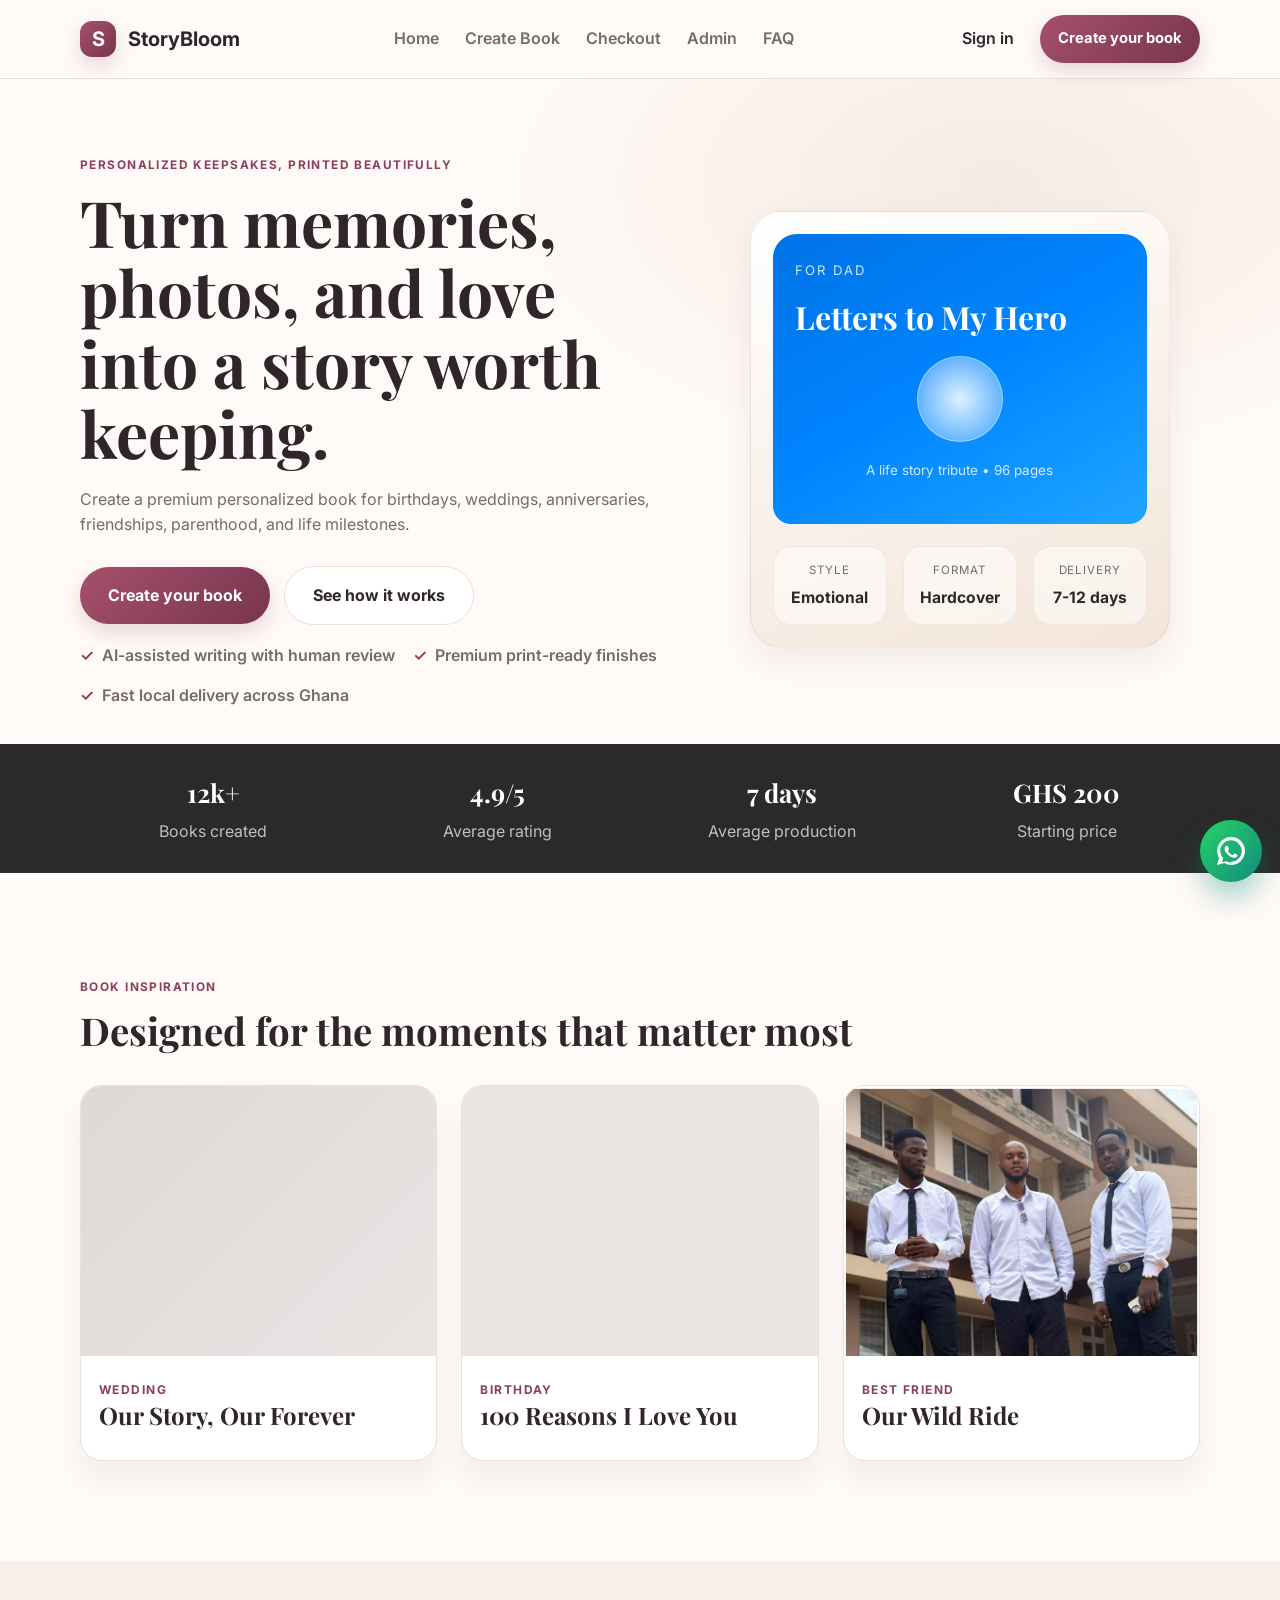
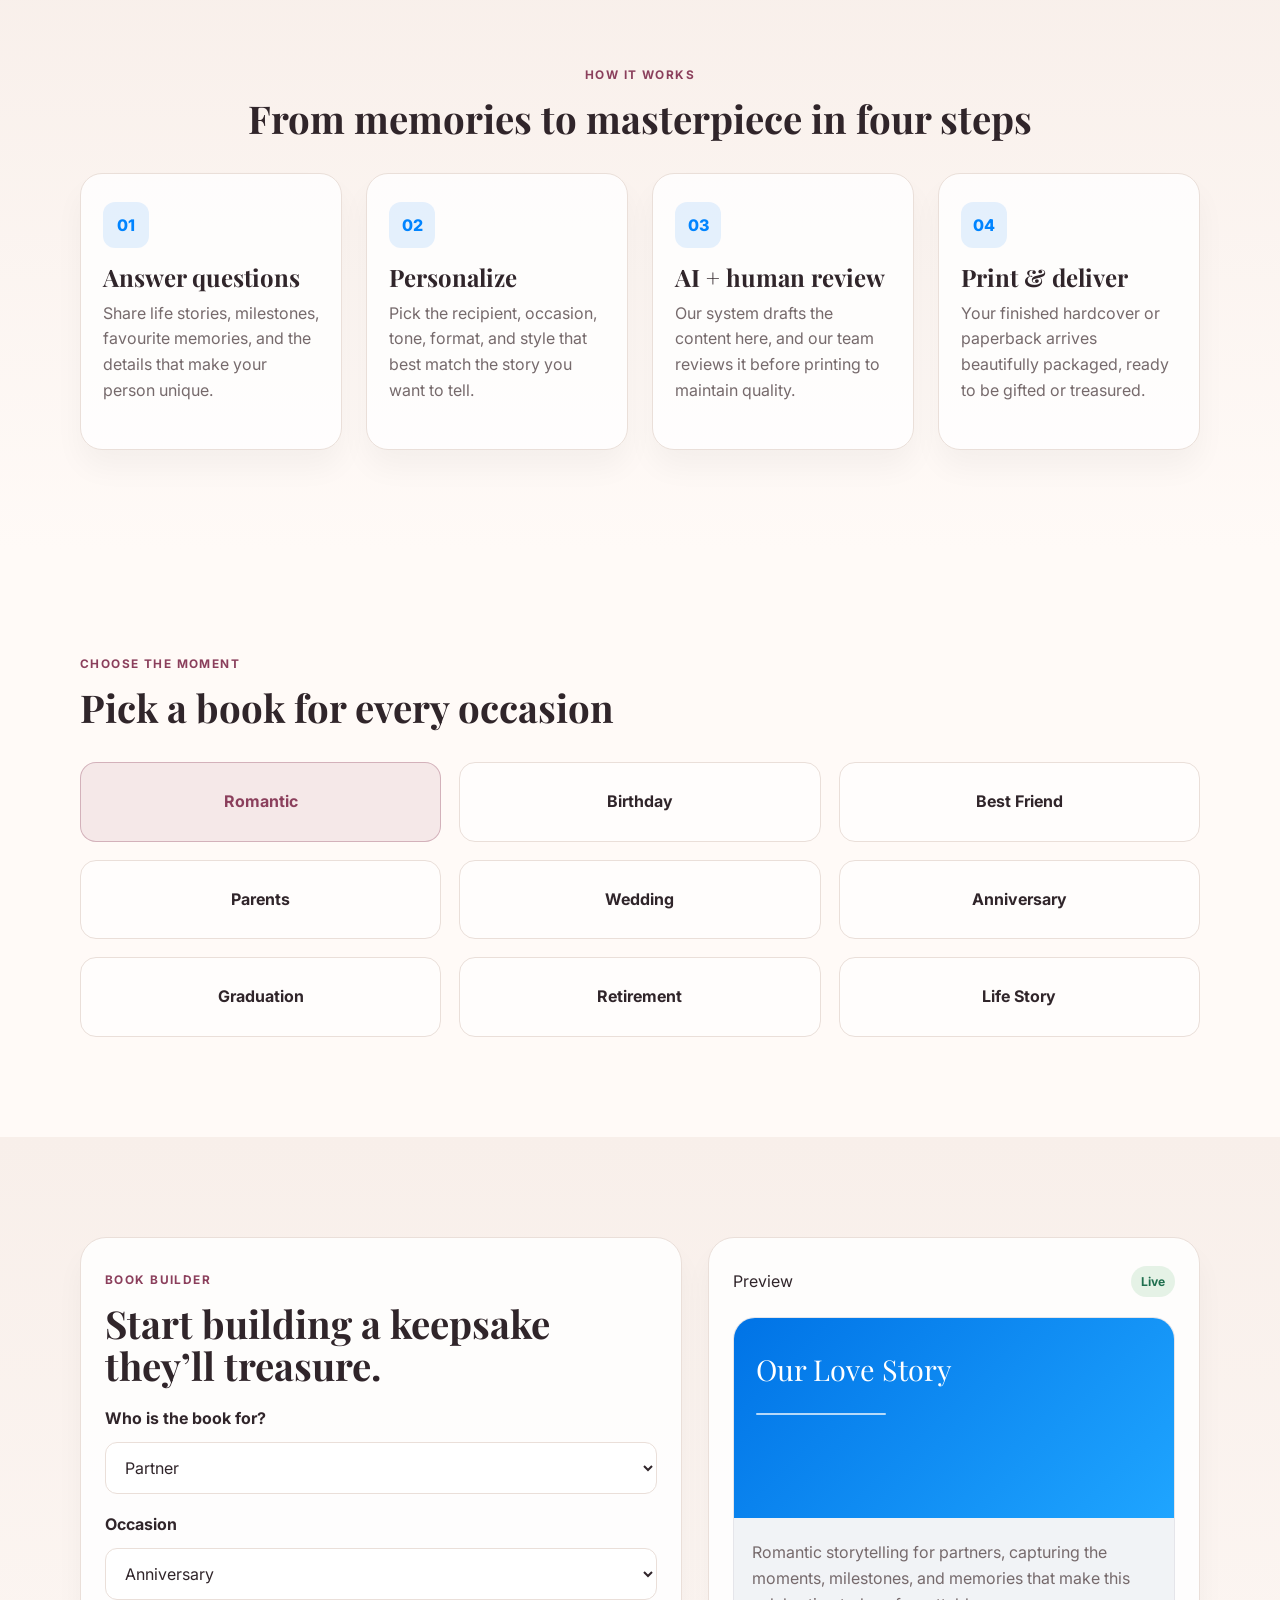
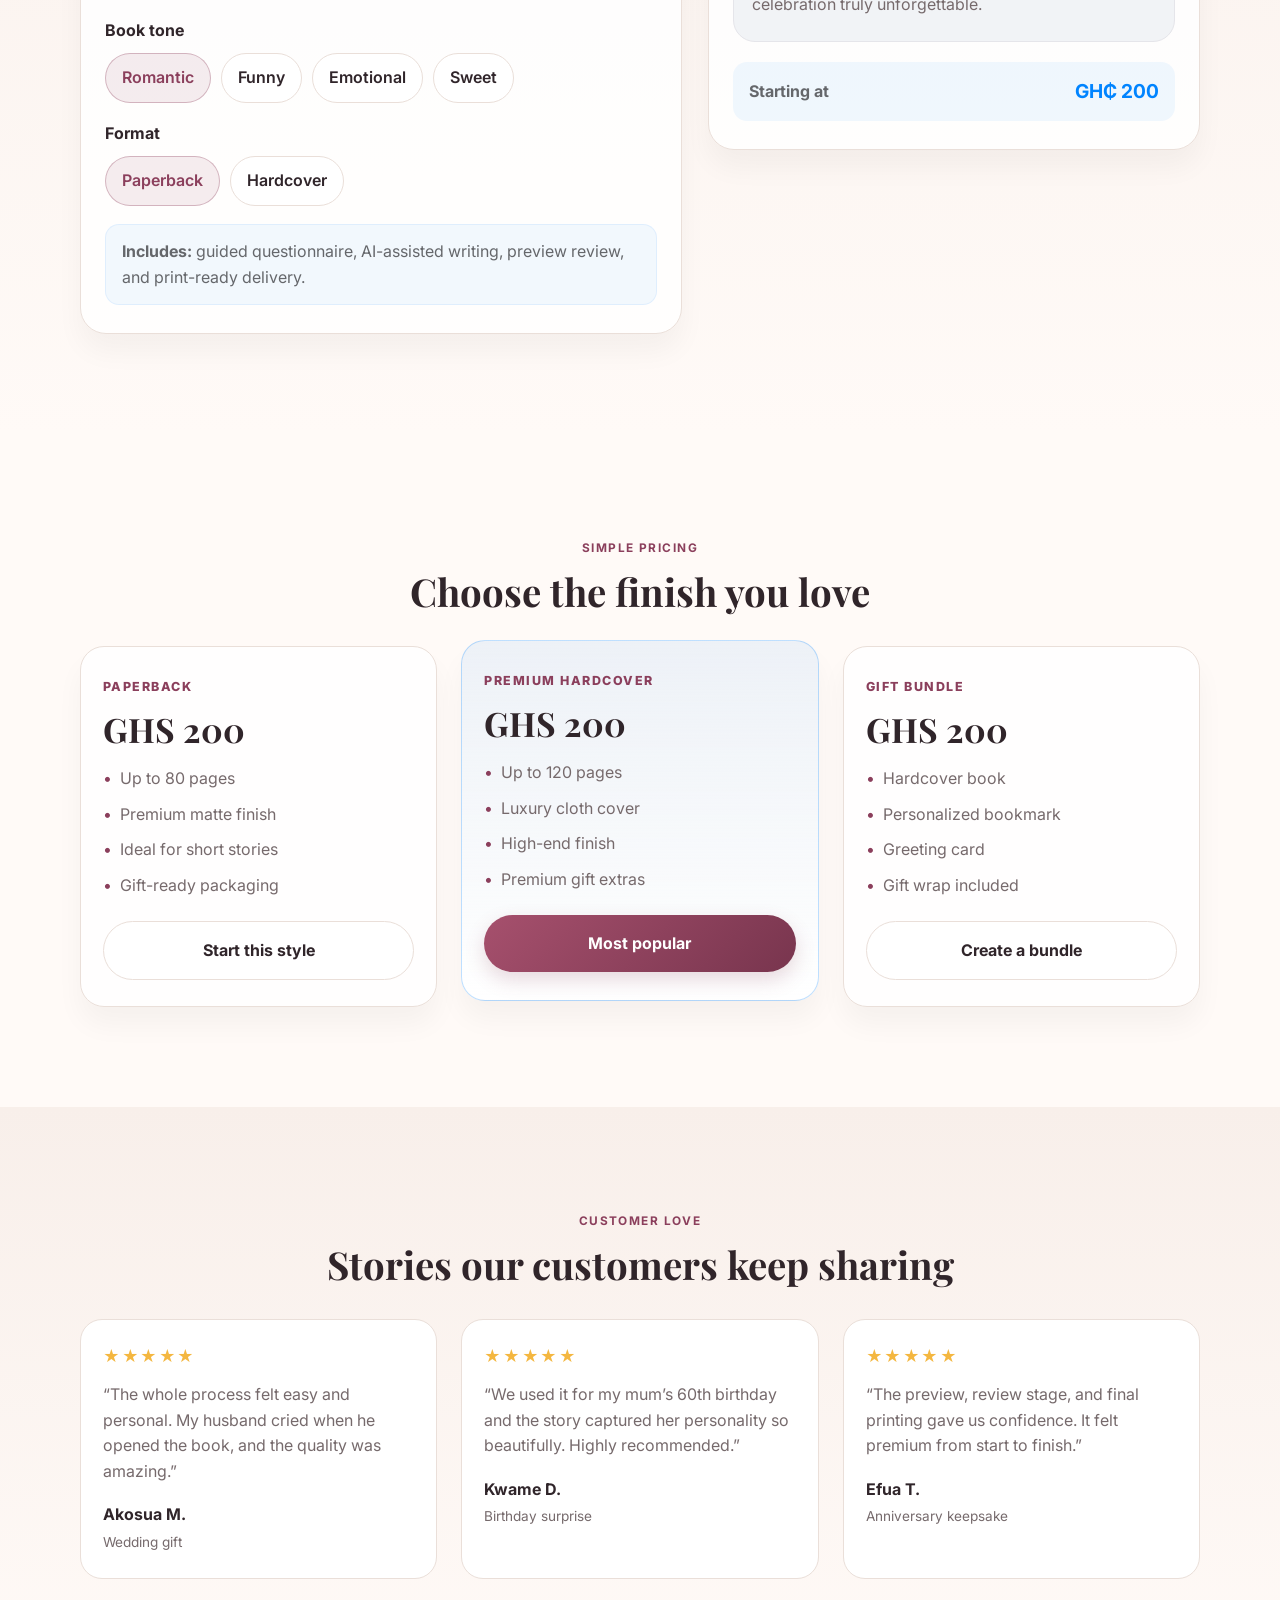
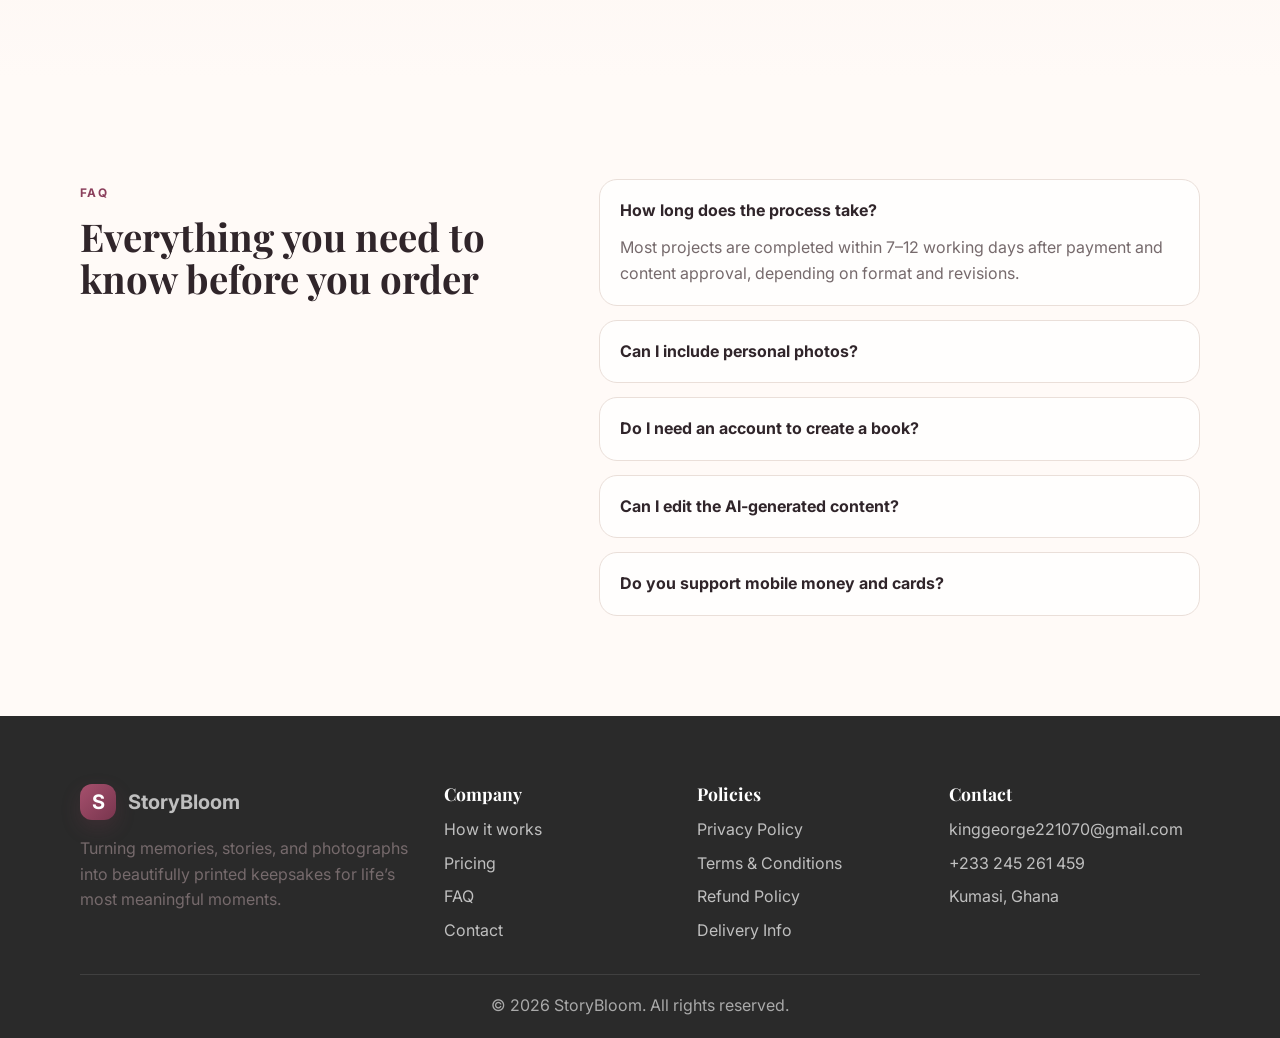
<file: index.html>
<!DOCTYPE html>
<html lang="en">

<head>
    <meta charset="UTF-8" />
    <meta name="viewport" content="width=device-width, initial-scale=1.0" />
    <title>StoryBloom | Personalized Books for Every Memory</title>
    <meta name="description" content="Create a meaningful personalized book for birthdays, anniversaries, weddings, and life milestones. Turn memories into a beautifully printed keepsake." />
    <link rel="preconnect" href="https://fonts.googleapis.com" />
    <link rel="preconnect" href="https://fonts.gstatic.com" crossorigin />
    <link href="https://fonts.googleapis.com/css2?family=Playfair+Display:wght@600;700;800&family=Inter:wght@400;500;600;700;800&display=swap" rel="stylesheet" />
    <link rel="stylesheet" href="sb.css" />
</head>

<body>
    <header class="topbar">
        <div class="container nav-wrap">
            <a href="#home" class="brand" aria-label="StoryBloom home">
                <span class="brand-mark">S</span>
                <span>StoryBloom</span>
            </a>

            <button class="nav-toggle" aria-label="Open menu">
          <span></span>
          <span></span>
          <span></span>
        </button>

            <nav class="main-nav">
                <a href="index.html">Home</a>
                <a href="create-book.html">Create Book</a>
                <a href="checkout.html">Checkout</a>
                <a href="admin.html">Admin</a>
                <a href="#faq">FAQ</a>
            </nav>

            <div class="nav-actions">
                <a href="auth.html" class="link-btn" data-auth-link>Sign in</a>
                <a href="create-book.html" class="primary-btn small">Create your book</a>
            </div>
        </div>
    </header>

    <main id="home">
        <section class="hero">
            <div class="container hero-grid">
                <div class="hero-copy">
                    <span class="eyebrow">Personalized keepsakes, printed beautifully</span>
                    <h1>Turn memories, photos, and love into a story worth keeping.</h1>
                    <p>
                        Create a premium personalized book for birthdays, weddings, anniversaries, friendships, parenthood, and life milestones.
                    </p>
                    <div class="hero-actions">
                        <a href="create-book.html" class="primary-btn">Create your book</a>
                        <a href="#how-it-works" class="secondary-btn">See how it works</a>
                    </div>
                    <ul class="hero-points">
                        <li>AI-assisted writing with human review</li>
                        <li>Premium print-ready finishes</li>
                        <li>Fast local delivery across Ghana</li>
                    </ul>
                </div>

                <div class="hero-visual" aria-label="Book mockup preview">
                    <div class="book-card">
                        <div class="book-cover">
                            <div class="cover-kicker">For Dad</div>
                            <h2>Letters to My Hero</h2>
                            <div class="cover-ornament"></div>
                            <div class="cover-meta">A life story tribute • 96 pages</div>
                        </div>
                        <div class="book-details">
                            <div>
                                <span>Style</span>
                                <strong>Emotional</strong>
                            </div>
                            <div>
                                <span>Format</span>
                                <strong>Hardcover</strong>
                            </div>
                            <div>
                                <span>Delivery</span>
                                <strong>7-12 days</strong>
                            </div>
                        </div>
                    </div>
                </div>
            </div>
        </section>

        <section class="stats-band">
            <div class="container stats-grid">
                <div>
                    <strong>12k+</strong>
                    <span>Books created</span>
                </div>
                <div>
                    <strong>4.9/5</strong>
                    <span>Average rating</span>
                </div>
                <div>
                    <strong>7 days</strong>
                    <span>Average production</span>
                </div>
                <div>
                    <strong>GHS 200</strong>
                    <span>Starting price</span>
                </div>
            </div>
        </section>

        <section class="showcase section-space">
            <div class="container">
                <div class="section-heading">
                    <span class="eyebrow">Book inspiration</span>
                    <h2>Designed for the moments that matter most</h2>
                </div>

                <div class="examples-grid">
                    <article class="example-card">
                        <div class="example-image image-one"></div>
                        <div class="example-content">
                            <span>Wedding</span>
                            <h3>Our Story, Our Forever</h3>
                        </div>
                    </article>
                    <article class="example-card">
                        <div class="example-image image-two"></div>
                        <div class="example-content">
                            <span>Birthday</span>
                            <h3>100 Reasons I Love You</h3>
                        </div>
                    </article>
                    <article class="example-card">
                        <div class="example-image image-three"></div>
                        <div class="example-content">
                            <span>Best Friend</span>
                            <h3>Our Wild Ride</h3>
                        </div>
                    </article>
                </div>
            </div>
        </section>

        <section id="how-it-works" class="section-space light-section">
            <div class="container">
                <div class="section-heading center">
                    <span class="eyebrow">How it works</span>
                    <h2>From memories to masterpiece in four steps</h2>
                </div>

                <div class="steps-grid">
                    <div class="step-card">
                        <span class="step-number">01</span>
                        <h3>Answer questions</h3>
                        <p>Share life stories, milestones, favourite memories, and the details that make your person unique.</p>
                    </div>
                    <div class="step-card">
                        <span class="step-number">02</span>
                        <h3>Personalize</h3>
                        <p>Pick the recipient, occasion, tone, format, and style that best match the story you want to tell.</p>
                    </div>
                    <div class="step-card">
                        <span class="step-number">03</span>
                        <h3>AI + human review</h3>
                        <p>Our system drafts the content here, and our team reviews it before printing to maintain quality.</p>
                    </div>
                    <div class="step-card">
                        <span class="step-number">04</span>
                        <h3>Print & deliver</h3>
                        <p>Your finished hardcover or paperback arrives beautifully packaged, ready to be gifted or treasured.</p>
                    </div>
                </div>
            </div>
        </section>

        <section id="occasions" class="section-space">
            <div class="container">
                <div class="section-heading">
                    <span class="eyebrow">Choose the moment</span>
                    <h2>Pick a book for every occasion</h2>
                </div>

                <div class="occasion-grid">
                    <button class="occasion-card active" type="button" aria-pressed="true">Romantic</button>
                    <button class="occasion-card" type="button" aria-pressed="false">Birthday</button>
                    <button class="occasion-card" type="button" aria-pressed="false">Best Friend</button>
                    <button class="occasion-card" type="button" aria-pressed="false">Parents</button>
                    <button class="occasion-card" type="button" aria-pressed="false">Wedding</button>
                    <button class="occasion-card" type="button" aria-pressed="false">Anniversary</button>
                    <button class="occasion-card" type="button" aria-pressed="false">Graduation</button>
                    <button class="occasion-card" type="button" aria-pressed="false">Retirement</button>
                    <button class="occasion-card" type="button" aria-pressed="false">Life Story</button>
                </div>
            </div>
        </section>

        <section id="create" class="section-space light-section">
            <div class="container builder-layout">
                <div class="builder-form">
                    <div class="section-heading left small-gap">
                        <span class="eyebrow">Book builder</span>
                        <h2>Start building a keepsake they’ll treasure.</h2>
                    </div>

                    <form class="book-form">
                        <div class="field-group">
                            <label for="recipient">Who is the book for?</label>
                            <select id="recipient" name="recipient">
                  <option>Partner</option>
                  <option>Friend</option>
                  <option>Mother</option>
                  <option>Father</option>
                  <option>Child</option>
                  <option>Colleague</option>
                </select>
                        </div>

                        <div class="field-group">
                            <label for="occasion">Occasion</label>
                            <select id="occasion" name="occasion">
                  <option>Birthday</option>
                  <option selected>Anniversary</option>
                  <option>Wedding</option>
                  <option>Valentine's Day</option>
                  <option>Graduation</option>
                  <option>Just Because</option>
                </select>
                        </div>

                        <div class="field-group">
                            <label for="tone">Book tone</label>
                            <div class="chips" id="tone-options">
                                <button class="chip active" type="button" aria-pressed="true">Romantic</button>
                                <button class="chip" type="button" aria-pressed="false">Funny</button>
                                <button class="chip" type="button" aria-pressed="false">Emotional</button>
                                <button class="chip" type="button" aria-pressed="false">Sweet</button>
                            </div>
                        </div>

                        <div class="field-group">
                            <label for="format">Format</label>
                            <div class="format-toggle" id="format-toggle">
                                <button class="format active" type="button" data-price="200" aria-pressed="true">Paperback</button>
                                <button class="format" type="button" data-price="200" aria-pressed="false">Hardcover</button>
                            </div>
                        </div>

                        <div class="builder-note">
                            <strong>Includes:</strong> guided questionnaire, AI-assisted writing, preview review, and print-ready delivery.
                        </div>
                    </form>
                </div>

                <aside class="builder-preview">
                    <div class="preview-window">
                        <div class="preview-header">
                            <span>Preview</span>
                            <span class="badge">Live</span>
                        </div>
                        <div class="mini-book">
                            <div class="mini-cover">
                                <div class="mini-title" id="preview-title">Our Love Story</div>
                                <div class="mini-line"></div>
                            </div>
                            <div class="mini-body">
                                <p id="preview-copy">
                                    A heartfelt, romantic keepsake capturing your connection, milestones, and the little moments that make your story unforgettable.
                                </p>
                            </div>
                        </div>
                        <div class="price-row">
                            <span>Starting at</span>
                            <strong id="preview-price">GHS 200</strong>
                        </div>
                    </div>
                </aside>
            </div>
        </section>

        <section id="pricing" class="section-space">
            <div class="container">
                <div class="section-heading center">
                    <span class="eyebrow">Simple pricing</span>
                    <h2>Choose the finish you love</h2>
                </div>

                <div class="pricing-grid">
                    <article class="pricing-card">
                        <span class="plan">Paperback</span>
                        <h3>GHS 200</h3>
                        <ul>
                            <li>Up to 80 pages</li>
                            <li>Premium matte finish</li>
                            <li>Ideal for short stories</li>
                            <li>Gift-ready packaging</li>
                        </ul>
                        <a href="#create" class="secondary-btn full">Start this style</a>
                    </article>

                    <article class="pricing-card featured">
                        <span class="plan">Premium Hardcover</span>
                        <h3>GHS 200</h3>
                        <ul>
                            <li>Up to 120 pages</li>
                            <li>Luxury cloth cover</li>
                            <li>High-end finish</li>
                            <li>Premium gift extras</li>
                        </ul>
                        <a href="#create" class="primary-btn full">Most popular</a>
                    </article>

                    <article class="pricing-card">
                        <span class="plan">Gift bundle</span>
                        <h3>GHS 200</h3>
                        <ul>
                            <li>Hardcover book</li>
                            <li>Personalized bookmark</li>
                            <li>Greeting card</li>
                            <li>Gift wrap included</li>
                        </ul>
                        <a href="#create" class="secondary-btn full">Create a bundle</a>
                    </article>
                </div>
            </div>
        </section>

        <section id="reviews" class="section-space light-section">
            <div class="container">
                <div class="section-heading center">
                    <span class="eyebrow">Customer love</span>
                    <h2>Stories our customers keep sharing</h2>
                </div>

                <div class="testimonial-grid">
                    <article class="testimonial-card">
                        <div class="stars">★★★★★</div>
                        <p>“The whole process felt easy and personal. My husband cried when he opened the book, and the quality was amazing.”</p>
                        <div class="person">
                            <strong>Akosua M.</strong>
                            <span>Wedding gift</span>
                        </div>
                    </article>

                    <article class="testimonial-card">
                        <div class="stars">★★★★★</div>
                        <p>“We used it for my mum’s 60th birthday and the story captured her personality so beautifully. Highly recommended.”</p>
                        <div class="person">
                            <strong>Kwame D.</strong>
                            <span>Birthday surprise</span>
                        </div>
                    </article>

                    <article class="testimonial-card">
                        <div class="stars">★★★★★</div>
                        <p>“The preview, review stage, and final printing gave us confidence. It felt premium from start to finish.”</p>
                        <div class="person">
                            <strong>Efua T.</strong>
                            <span>Anniversary keepsake</span>
                        </div>
                    </article>
                </div>
            </div>
        </section>

        <section id="faq" class="section-space faq-section">
            <div class="container faq-wrap">
                <div class="section-heading left small-gap">
                    <span class="eyebrow">FAQ</span>
                    <h2>Everything you need to know before you order</h2>
                </div>

                <div class="faq-list">
                    <details open>
                        <summary>How long does the process take?</summary>
                        <p>Most projects are completed within 7–12 working days after payment and content approval, depending on format and revisions.</p>
                    </details>
                    <details>
                        <summary>Can I include personal photos?</summary>
                        <p>Yes. You can upload multiple photos, select a preferred cover image, and arrange them within the story layout.</p>
                    </details>
                    <details>
                        <summary>Do I need an account to create a book?</summary>
                        <p>Yes. Sign in or register before creating a book. Your account keeps your draft and uploaded photos private.</p>
                    </details>
                    <details>
                        <summary>Can I edit the AI-generated content?</summary>
                        <p>Yes. The content is reviewed and can be revised before approval for print.</p>
                    </details>
                    <details>
                        <summary>Do you support mobile money and cards?</summary>
                        <p>Yes. The platform is designed for Ghana-friendly payment methods, including mobile money and card payments where enabled.</p>
                    </details>
                </div>
            </div>
        </section>
    </main>

    <a class="whatsapp-float" href="https://wa.me/233245261459?text=Hello%20StoryBloom%2C%20I%20want%20to%20know%20more%20about%20your%20books." target="_blank" rel="noopener noreferrer" aria-label="Chat on WhatsApp">
        <svg viewBox="0 0 24 24" aria-hidden="true" focusable="false">
            <path d="M20.52 3.48A11.86 11.86 0 0 0 12.08 0C5.56 0 .2 5.37.2 11.97c0 2.1.55 4.15 1.6 5.96L0 24l6.25-1.64A12 12 0 0 0 12.08 24c6.54 0 11.9-5.38 11.9-12.02 0-3.22-1.25-6.25-3.46-8.5Zm-8.44 18.4h-.08c-1.3 0-2.58-.35-3.7-.96l-.27-.15-3.7.97.99-3.62-.18-.3A9.24 9.24 0 0 1 2.75 12c0-5.1 4.13-9.23 9.23-9.23 2.46 0 4.77 1 6.49 2.72a9.2 9.2 0 0 1 2.72 6.5c0 5.11-4.13 9.24-9.24 9.24Zm5.08-6.9c-.28-.14-1.65-.81-1.9-.9-.25-.09-.43-.14-.62.14-.18.28-.7.9-.86 1.08-.16.18-.32.2-.6.07-.28-.14-1.18-.43-2.24-1.38-.83-.74-1.39-1.65-1.55-1.93-.16-.28-.02-.43.12-.57.13-.13.28-.32.42-.48.14-.16.18-.28.28-.46.09-.18.05-.34-.02-.48-.07-.14-.62-1.48-.85-2.03-.22-.54-.45-.46-.62-.47-.16-.01-.34-.01-.52-.01-.18 0-.48.07-.73.34-.25.28-.95.93-.95 2.28s.97 2.63 1.1 2.82c.14.18 1.9 2.9 4.6 4.06.64.28 1.14.45 1.53.58.64.2 1.23.17 1.7.1.52-.08 1.65-.67 1.88-1.32.23-.65.23-1.21.16-1.32-.07-.1-.25-.16-.52-.3Z"/>
        </svg>
    </a>

    <footer id="contact" class="site-footer">
        <div class="container footer-grid">
            <div>
                <a href="#home" class="brand footer-brand">
                    <span class="brand-mark">S</span>
                    <span>StoryBloom</span>
                </a>
                <p>Turning memories, stories, and photographs into beautifully printed keepsakes for life’s most meaningful moments.</p>
            </div>

            <div>
                <h3>Company</h3>
                <ul>
                    <li><a href="#how-it-works">How it works</a></li>
                    <li><a href="#pricing">Pricing</a></li>
                    <li><a href="#faq">FAQ</a></li>
                    <li><a href="#contact">Contact</a></li>
                </ul>
            </div>

            <div>
                <h3>Policies</h3>
                <ul>
                    <li><a href="#">Privacy Policy</a></li>
                    <li><a href="#">Terms & Conditions</a></li>
                    <li><a href="#">Refund Policy</a></li>
                    <li><a href="#">Delivery Info</a></li>
                </ul>
            </div>

            <div>
                <h3>Contact</h3>
                <ul>
                    <li><a href="mailto:kinggeorge221070@gmail.com">kinggeorge221070@gmail.com</a></li>
                    <li><a href="tel:+233245261459">+233 245 261 459</a></li>
                    <li>Kumasi, Ghana</li>
                </ul>
            </div>
        </div>
        <div class="container copyright">© 2026 StoryBloom. All rights reserved.</div>
    </footer>

    <script src="sb.js"></script>
</body>

</html>
</file>
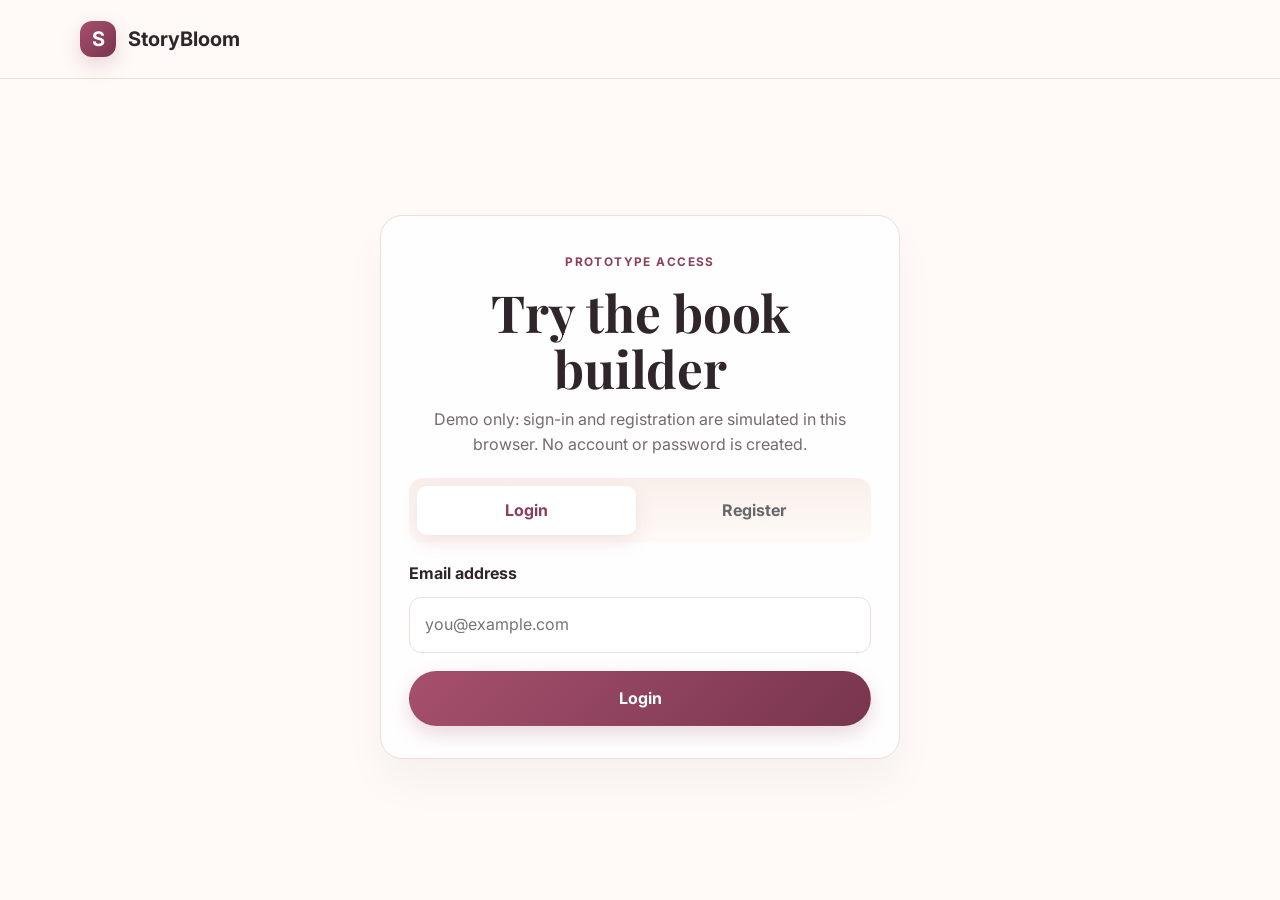
<file: admin.html>
<!DOCTYPE html>
<html lang="en">

<head>
    <meta charset="UTF-8" />
    <meta name="viewport" content="width=device-width, initial-scale=1.0" />
    <title>Admin Dashboard | StoryBloom Ghana</title>
    <meta name="description" content="Business dashboard for order management, production status, and AI review workflows." />
    <link rel="preconnect" href="https://fonts.googleapis.com" />
    <link rel="preconnect" href="https://fonts.gstatic.com" crossorigin />
    <link href="https://fonts.googleapis.com/css2?family=Playfair+Display:wght@600;700;800&family=Inter:wght@400;500;600;700;800&display=swap" rel="stylesheet" />
    <link rel="stylesheet" href="sb.css" />
</head>

<body>
    <div class="container admin-shell section-space">
        <aside class="sidebar">
            <a class="brand" href="index.html" aria-label="StoryBloom home">
                <span class="brand-mark">S</span>
                <div>
                    <strong>StoryBloom</strong>
                    <small>Admin</small>
                </div>
            </a>

            <nav class="sidebar-nav" aria-label="Admin navigation">
                <a href="#" class="active">Overview</a>
                <a href="#">Orders</a>
                <a href="#">Customers</a>
                <a href="#">Products</a>
                <a href="#">Print Queue</a>
                <a href="#">Analytics</a>
                <a href="#">Settings</a>
            </nav>
        </aside>

        <main class="admin-main">
            <section class="panel stat-card">
                <div class="section-heading left" style="margin-bottom: 18px;">
                    <span class="eyebrow">Overview</span>
                    <h2>Business dashboard</h2>
                </div>

                <div class="stats-grid">
                    <div class="panel stat-card">
                        <strong>124</strong>
                        <span>Orders this month</span>
                    </div>
                    <div class="panel stat-card">
                        <strong>GH₵ 42.8k</strong>
                        <span>Revenue</span>
                    </div>
                    <div class="panel stat-card">
                        <strong>18</strong>
                        <span>Awaiting review</span>
                    </div>
                    <div class="panel stat-card">
                        <strong>9</strong>
                        <span>Ready for delivery</span>
                    </div>
                </div>
            </section>

            <section class="content-grid">
                <div class="panel">
                    <div class="section-heading left" style="margin-bottom: 18px;">
                        <span class="eyebrow">Orders</span>
                        <h3>Recent orders</h3>
                    </div>
                    <div class="table-wrap">
                        <table class="orders-table">
                            <thead>
                                <tr>
                                    <th>Order</th>
                                    <th>Customer</th>
                                    <th>Status</th>
                                    <th>Value</th>
                                </tr>
                            </thead>
                            <tbody>
                                <tr>
                                    <td>#STB-40218</td>
                                    <td>Ama Mensah</td>
                                    <td><span class="status-pill status-review">Review</span></td>
                                    <td>GH₵ 850</td>
                                </tr>
                                <tr>
                                    <td>#STB-40196</td>
                                    <td>Kwaku Amo</td>
                                    <td><span class="status-pill status-live">Approved</span></td>
                                    <td>GH₵ 1,080</td>
                                </tr>
                                <tr>
                                    <td>#STB-40145</td>
                                    <td>Efua Owusu</td>
                                    <td><span class="status-pill status-printing">Printing</span></td>
                                    <td>GH₵ 950</td>
                                </tr>
                                <tr>
                                    <td>#STB-40095</td>
                                    <td>Michael Osei</td>
                                    <td><span class="status-pill status-live">Delivered</span></td>
                                    <td>GH₵ 720</td>
                                </tr>
                            </tbody>
                        </table>
                    </div>
                </div>

                <div class="panel ai-panel">
                    <div class="section-heading left" style="margin-bottom: 18px;">
                        <span class="eyebrow">AI review</span>
                        <h3>Current Draft</h3>
                    </div>

                    <div class="book-preview-box">
                        <strong>Our Love Story</strong>
                        <p>“A heartfelt story of resilience, laughter, and love... with key memories from Accra to our years together.”</p>
                    </div>

                    <div class="field-group">
                        <label for="approval-action">Approval action</label>
                        <select id="approval-action">
                <option>Approve for print</option>
                <option>Request revisions</option>
                <option>Regenerate section</option>
              </select>
                    </div>
                    <a href="#" class="btn btn-primary full">Submit action</a>
                </div>
            </section>

            <section class="panel">
                <div class="section-heading left" style="margin-bottom: 18px;">
                    <span class="eyebrow">Performance</span>
                    <h3>Monthly sales</h3>
                </div>

                <div class="bar-chart">
                    <div class="bar-item">
                        <span>Jan</span>
                        <div class="bar-track"><span style="width: 42%;"></span></div>
                        <strong>42%</strong>
                    </div>
                    <div class="bar-item">
                        <span>Feb</span>
                        <div class="bar-track"><span style="width: 58%;"></span></div>
                        <strong>58%</strong>
                    </div>
                    <div class="bar-item">
                        <span>Mar</span>
                        <div class="bar-track"><span style="width: 72%;"></span></div>
                        <strong>72%</strong>
                    </div>
                    <div class="bar-item">
                        <span>Apr</span>
                        <div class="bar-track"><span style="width: 88%;"></span></div>
                        <strong>88%</strong>
                    </div>
                </div>
            </section>
        </main>
    </div>

    <script src="sb.js"></script>
</body>

</html>
</file>
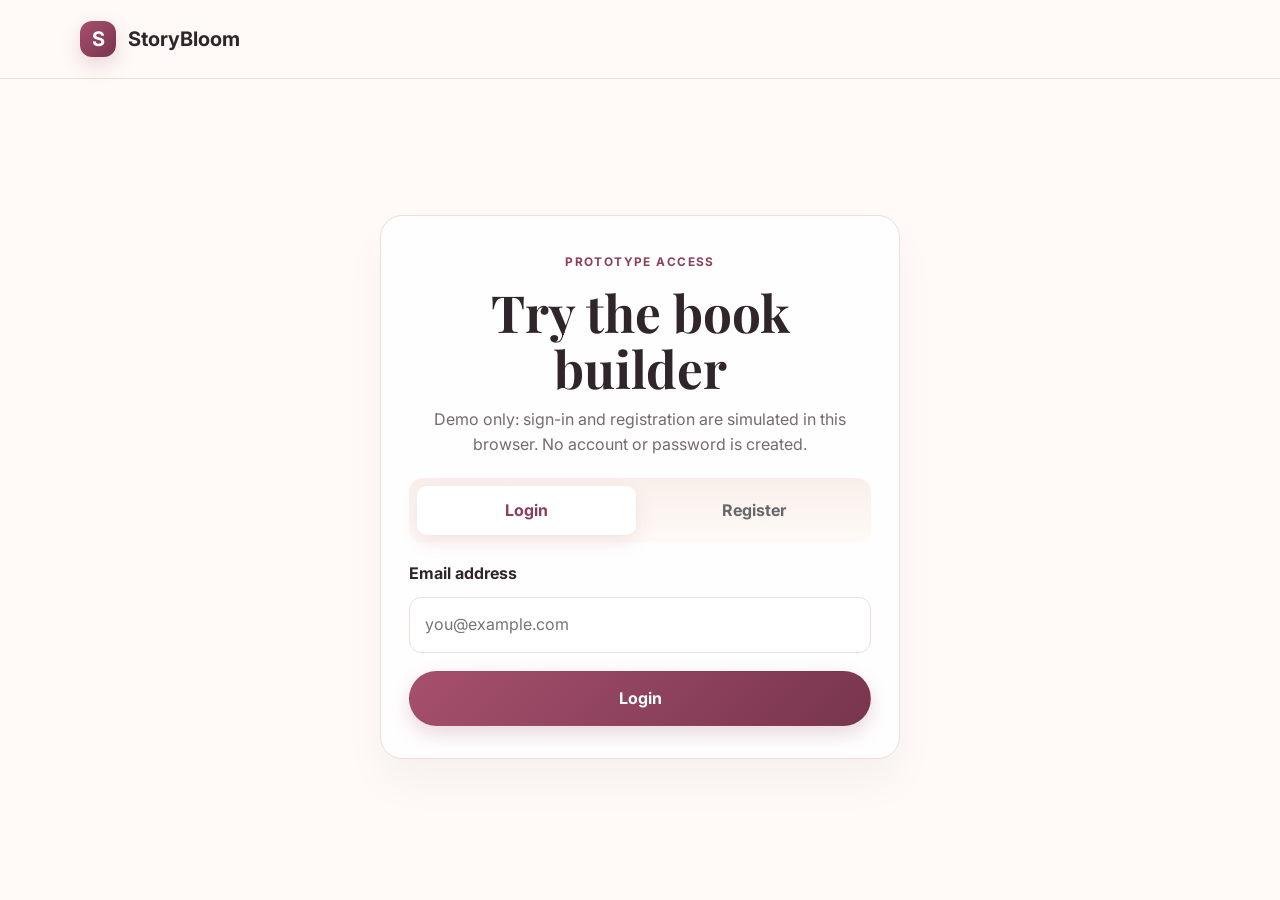
<file: auth.html>
<!DOCTYPE html>
<html lang="en">

<head>
    <meta charset="UTF-8" />
    <meta name="viewport" content="width=device-width, initial-scale=1.0" />
    <title>Login or Register | StoryBloom Ghana</title>
    <meta name="description" content="Try the StoryBloom sign-in prototype." />
    <link rel="preconnect" href="https://fonts.googleapis.com" />
    <link rel="preconnect" href="https://fonts.gstatic.com" crossorigin />
    <link href="https://fonts.googleapis.com/css2?family=Playfair+Display:wght@600;700;800&family=Inter:wght@400;500;600;700;800&display=swap" rel="stylesheet" />
    <link rel="stylesheet" href="sb.css" />
</head>

<body>
    <header class="topbar">
        <div class="container nav-wrap">
            <a href="index.html" class="brand" aria-label="StoryBloom home">
                <span class="brand-mark">S</span>
                <span>StoryBloom</span>
            </a>
        </div>
    </header>

    <main class="section-space">
        <div class="container auth-shell">
            <div class="panel auth-panel">
                <div class="auth-header">
                    <span class="eyebrow">Prototype access</span>
                    <h1 class="page-title">Try the book builder</h1>
                    <p>Demo only: sign-in and registration are simulated in this browser. No account or password is created.</p>
                </div>

                <div class="auth-tabs" aria-label="Authentication tabs">
                    <button type="button" class="auth-tab active" data-auth-tab="login" aria-selected="true">Login</button>
                    <button type="button" class="auth-tab" data-auth-tab="register" aria-selected="false">Register</button>
                </div>

                <div id="auth-message" class="auth-message" role="alert" hidden></div>

                <form id="login-form" class="auth-form active" data-auth-form="login">
                    <div class="field-group">
                        <label for="login-email">Email address</label>
                        <input id="login-email" name="login-email" type="email" placeholder="you@example.com" autocomplete="email" required />
                    </div>
                    <button type="submit" class="btn btn-primary full">Login</button>
                </form>

                <form id="register-form" class="auth-form" data-auth-form="register" hidden>
                    <div class="field-group">
                        <label for="register-name">Full name</label>
                        <input id="register-name" name="register-name" type="text" placeholder="Your full name" autocomplete="name" required />
                    </div>
                    <div class="field-group">
                        <label for="register-email">Email address</label>
                        <input id="register-email" name="register-email" type="email" placeholder="you@example.com" autocomplete="email" required />
                    </div>
                    <button type="submit" class="btn btn-primary full">Create account</button>
                </form>
            </div>
        </div>
    </main>

    <script src="sb.js"></script>
</body>

</html>
</file>
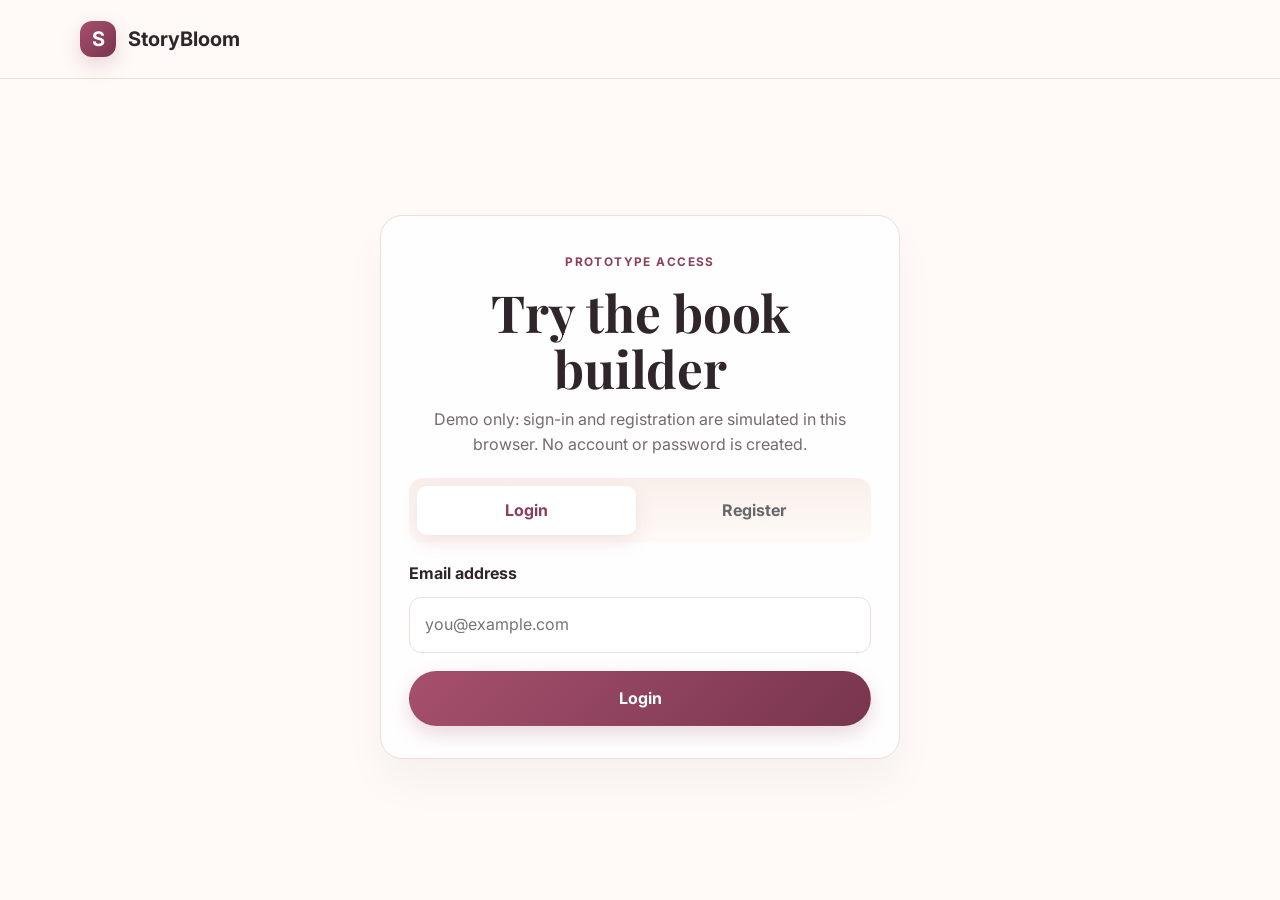
<file: checkout.html>
<!DOCTYPE html>
<html lang="en">

<head>
    <meta charset="UTF-8" />
    <meta name="viewport" content="width=device-width, initial-scale=1.0" />
    <title>Checkout | StoryBloom Ghana</title>
    <meta name="description" content="Complete your order, choose delivery details, and pay securely." />
    <link rel="preconnect" href="https://fonts.googleapis.com" />
    <link rel="preconnect" href="https://fonts.gstatic.com" crossorigin />
    <link href="https://fonts.googleapis.com/css2?family=Playfair+Display:wght@600;700;800&family=Inter:wght@400;500;600;700;800&display=swap" rel="stylesheet" />
    <link rel="stylesheet" href="sb.css" />
</head>

<body>
    <header class="topbar">
        <div class="container nav">
            <a class="brand" href="index.html" aria-label="StoryBloom home">
                <span class="brand-mark">S</span>
                <div>
                    <strong>StoryBloom</strong>
                    <small>Ghana</small>
                </div>
            </a>
            <nav class="main-nav" aria-label="Main navigation">
                <a href="index.html">Home</a>
                <a href="create-book.html">Create Book</a>
                <a href="checkout.html" class="active">Checkout</a>
                <a href="admin.html">Admin</a>
            </nav>
            <div class="header-actions">
                <a class="link-btn" href="auth.html" data-auth-link>Sign in</a>
                <a class="btn btn-primary" href="create-book.html">Back to Builder</a>
            </div>
        </div>
    </header>

    <main>
        <section class="page-header">
            <div class="container">
                <span class="eyebrow">Complete order</span>
                <h1 class="page-title">Checkout</h1>
                <p class="page-subtitle">Review your details, add delivery information, and complete payment.</p>
            </div>
        </section>

        <section class="section-space">
            <div class="container checkout-grid">
                <div class="panel checkout-box">
                    <h3>Customer Information</h3>
                    <div class="field-group">
                        <label for="full-name">Full name</label>
                        <input id="full-name" type="text" placeholder="Your full name" autocomplete="name" />
                    </div>
                    <div class="field-group">
                        <label for="email">Email address</label>
                        <input id="email" type="email" placeholder="you@example.com" autocomplete="email" />
                    </div>
                    <div class="field-group">
                        <label for="phone">Phone / WhatsApp</label>
                        <input id="phone" type="tel" placeholder="+233 20 000 0000" autocomplete="tel" />
                    </div>

                    <h3>Delivery Information</h3>
                    <div class="field-group">
                        <label for="address">Delivery address</label>
                        <input id="address" type="text" placeholder="Street address" autocomplete="street-address" />
                    </div>
                    <div class="field-group">
                        <label for="city">City / Town</label>
                        <input id="city" type="text" placeholder="City or town" autocomplete="address-level2" />
                    </div>
                    <div class="field-group">
                        <label for="region">Region</label>
                        <input id="region" type="text" placeholder="Region" autocomplete="address-level1" />
                    </div>
                    <div class="field-group">
                        <label for="delivery-notes">Delivery instructions</label>
                        <textarea id="delivery-notes" rows="3" placeholder="Optional delivery instructions"></textarea>
                    </div>

                    <p>Online payment is not enabled yet. Contact us to arrange payment before we begin production.</p>
                </div>

                <aside class="panel order-summary">
                    <h3>Order Summary</h3>
                    <div class="order-row"><span>Book</span><strong id="checkout-book-title">Not selected</strong></div>
                    <div class="order-row"><span>Format</span><strong id="checkout-book-format">—</strong></div>
                    <div class="order-row"><span>Extras</span><strong id="checkout-book-extras">—</strong></div>
                    <div class="order-row"><span>Subtotal</span><strong>GH₵ 200</strong></div>
                    <div class="order-row"><span>Delivery</span><strong>GH₵ 0</strong></div>
                    <div class="order-row"><span>Discount</span><strong>GH₵ 0</strong></div>
                    <div class="total-row"><span>Total</span><span>GH₵ 200</span></div>

                    <div class="field-group" style="margin-top: 18px;">
                        <label for="promo-code">Promo code</label>
                        <input id="promo-code" type="text" placeholder="Enter code" />
                    </div>

                    <label class="method-box" style="margin-top: 18px;">
              <input type="checkbox" checked />
              <span>I agree to the terms and privacy policy</span>
            </label>

                    <div id="checkout-message" class="auth-message" role="alert" hidden></div>
                    <a id="pay-now-button" href="confirmation.html" class="btn btn-primary full" style="margin-top: 20px;">Online payments unavailable</a>
                </aside>
            </div>
        </section>
    </main>

    <footer class="site-footer">
        <div class="container footer-grid">
            <div>
                <a class="brand footer-brand" href="index.html" aria-label="StoryBloom home">
                    <span class="brand-mark">S</span>
                    <div>
                        <strong>StoryBloom</strong>
                        <small>Ghana</small>
                    </div>
                </a>
                <p>Beautiful books made from memories, milestones, and love.</p>
            </div>
            <div>
                <h4>Explore</h4>
                <ul>
                    <li><a href="index.html">Home</a></li>
                    <li><a href="create-book.html">Create Book</a></li>
                    <li><a href="checkout.html">Checkout</a></li>
                </ul>
            </div>
            <div>
                <h4>Company</h4>
                <ul>
                    <li><a href="#">Privacy Policy</a></li>
                    <li><a href="#">Terms</a></li>
                    <li><a href="#">Support</a></li>
                </ul>
            </div>
            <div>
                <h4>Contact</h4>
                <ul>
                    <li><a href="mailto:hello@storybloomgh.com">hello@storybloomgh.com</a></li>
                    <li><a href="tel:+233200000000">+233 20 000 0000</a></li>
                    <li>Accra, Ghana</li>
                </ul>
            </div>
        </div>
        <div class="container copyright"><span>© 2026 StoryBloom Ghana</span></div>
    </footer>

    <script src="sb.js"></script>
</body>

</html>
</file>
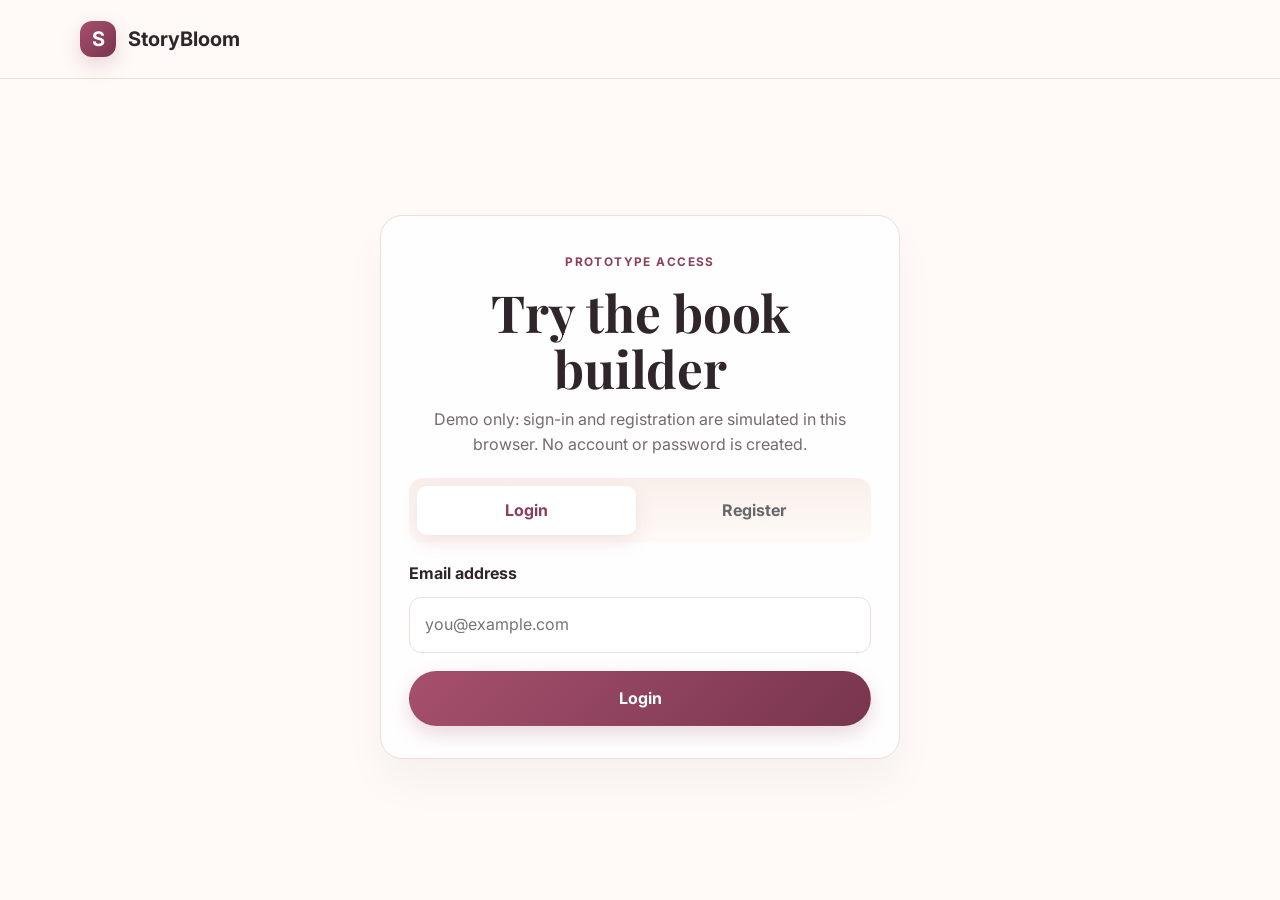
<file: confirmation.html>
<!DOCTYPE html>
<html lang="en">

<head>
    <meta charset="UTF-8" />
    <meta name="viewport" content="width=device-width, initial-scale=1.0" />
    <title>Online Payments Unavailable | StoryBloom Ghana</title>
    <meta name="description" content="StoryBloom online checkout is not available yet. Contact us to arrange your order." />
    <link rel="preconnect" href="https://fonts.googleapis.com" />
    <link rel="preconnect" href="https://fonts.gstatic.com" crossorigin />
    <link href="https://fonts.googleapis.com/css2?family=Playfair+Display:wght@600;700;800&family=Inter:wght@400;500;600;700;800&display=swap" rel="stylesheet" />
    <link rel="stylesheet" href="sb.css" />
</head>

<body>
    <header class="topbar">
        <div class="container nav">
            <a class="brand" href="index.html" aria-label="StoryBloom home">
                <span class="brand-mark">S</span>
                <div>
                    <strong>StoryBloom</strong>
                    <small>Ghana</small>
                </div>
            </a>
            <nav class="main-nav" aria-label="Main navigation">
                <a href="index.html">Home</a>
                <a href="create-book.html">Create Book</a>
                <a href="checkout.html">Checkout</a>
                <a href="admin.html">Admin</a>
            </nav>
            <div class="header-actions">
                <a class="link-btn" href="auth.html" data-auth-link>Sign in</a>
                <a class="btn btn-primary" href="index.html">Continue shopping</a>
            </div>
        </div>
    </header>

    <main>
        <section class="section-space">
            <div class="container">
                <div class="panel confirmation-card">
                    <div class="confirmation-badge">✓</div>
                    <span class="eyebrow">Checkout not active</span>
                    <h1 class="page-title" style="margin-bottom: 0;">Online payment is not available yet</h1>
                    <p>Checkout is not connected yet. No payment has been taken and no order has been placed. Contact us to arrange your order.</p>

                    <div class="hero-actions" style="justify-content: center; margin-top: 24px;">
                        <a class="btn btn-primary" href="create-book.html">Return to your book</a>
                        <a class="btn btn-secondary" href="mailto:hello@storybloomgh.com">Contact StoryBloom</a>
                    </div>
                </div>
            </div>
        </section>
    </main>

    <footer class="site-footer">
        <div class="container footer-grid">
            <div>
                <a class="brand footer-brand" href="index.html" aria-label="StoryBloom home">
                    <span class="brand-mark">S</span>
                    <div>
                        <strong>StoryBloom</strong>
                        <small>Ghana</small>
                    </div>
                </a>
                <p>Beautiful books made from memories, milestones, and love.</p>
            </div>
            <div>
                <h4>Explore</h4>
                <ul>
                    <li><a href="index.html">Home</a></li>
                    <li><a href="create-book.html">Create Book</a></li>
                    <li><a href="checkout.html">Checkout</a></li>
                </ul>
            </div>
            <div>
                <h4>Company</h4>
                <ul>
                    <li><a href="#">Privacy Policy</a></li>
                    <li><a href="#">Terms</a></li>
                    <li><a href="#">Support</a></li>
                </ul>
            </div>
            <div>
                <h4>Contact</h4>
                <ul>
                    <li><a href="mailto:hello@storybloomgh.com">hello@storybloomgh.com</a></li>
                    <li><a href="tel:+233200000000">+233 20 000 0000</a></li>
                    <li>Accra, Ghana</li>
                </ul>
            </div>
        </div>
        <div class="container copyright"><span>© 2026 StoryBloom Ghana</span></div>
    </footer>

    <script src="sb.js"></script>
</body>

</html>
</file>
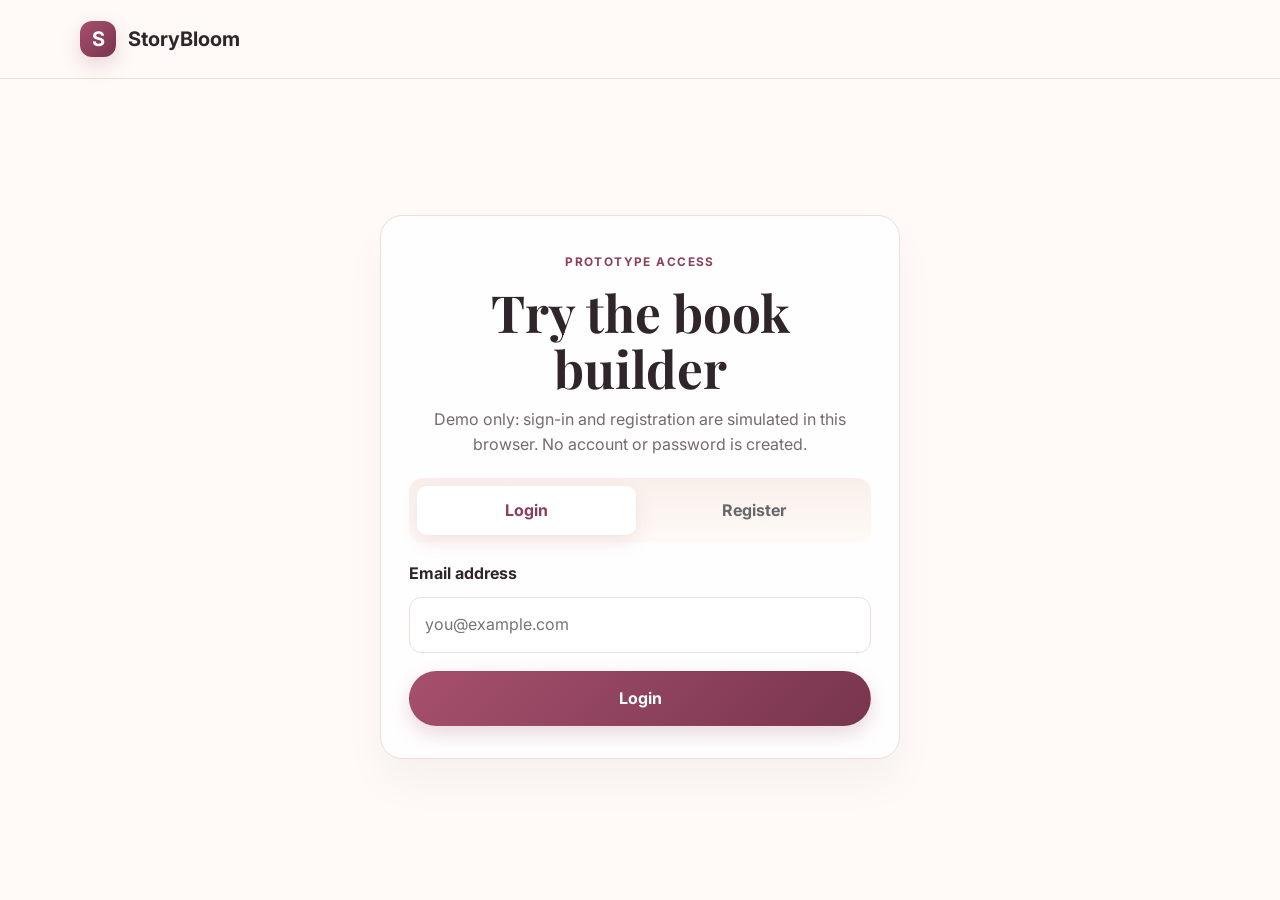
<file: create-book.html>
<!DOCTYPE html>
<html lang="en">

<head>
    <meta charset="UTF-8" />
    <meta name="viewport" content="width=device-width, initial-scale=1.0" />
    <title>Create Your Book | StoryBloom Ghana</title>
    <meta name="description" content="Create a personalised book with guided questions, photos, and AI-assisted editing." />
    <link rel="preconnect" href="https://fonts.googleapis.com" />
    <link rel="preconnect" href="https://fonts.gstatic.com" crossorigin />
    <link href="https://fonts.googleapis.com/css2?family=Playfair+Display:wght@600;700;800&family=Inter:wght@400;500;600;700;800&display=swap" rel="stylesheet" />
    <link rel="stylesheet" href="sb.css" />
</head>

<body>
    <header class="topbar">
        <div class="container nav">
            <a class="brand" href="index.html" aria-label="StoryBloom home">
                <span class="brand-mark">S</span>
                <div>
                    <strong>StoryBloom</strong>
                    <small>Ghana</small>
                </div>
            </a>
            <nav class="main-nav" aria-label="Main navigation">
                <a href="index.html">Home</a>
                <a href="create-book.html" class="active">Create Book</a>
                <a href="checkout.html">Checkout</a>
                <a href="admin.html">Admin</a>
            </nav>
            <div class="header-actions">
                <a class="link-btn" href="auth.html" data-auth-link>Sign in</a>
                <a class="btn btn-primary" href="checkout.html">Checkout</a>
            </div>
        </div>
    </header>

    <main>
        <section class="page-header">
            <div class="container">
                <span class="eyebrow">Book Builder</span>
                <h1 class="page-title">Create a personalized storybook</h1>
                <p class="page-subtitle">Answer a few quick prompts, upload your memories, and preview your keepsake.</p>
            </div>
        </section>

        <section class="section-space">
            <div class="container form-shell">
                <div class="builder-panel">
                    <div class="progress-wrap">
                        <div class="progress-head">
                            <span>Step <strong id="step-indicator">1</strong> of 4</span>
                            <span id="progress-label">Recipient</span>
                        </div>
                        <div class="progress-bar"><span id="progress-fill"></span></div>
                    </div>

                    <form id="book-form" novalidate>
                        <div id="book-message" class="auth-message" role="alert" hidden></div>
                        <div class="form-step active" data-step="1">
                            <h3>Who is this book for?</h3>
                            <div class="choice-grid two-col">
                                <label class="choice-card">
                    <input type="radio" name="recipient" value="Partner" checked />
                    <span>Partner</span>
                  </label>
                                <label class="choice-card">
                    <input type="radio" name="recipient" value="Friend" />
                    <span>Friend</span>
                  </label>
                                <label class="choice-card">
                    <input type="radio" name="recipient" value="Mum" />
                    <span>Mum</span>
                  </label>
                                <label class="choice-card">
                    <input type="radio" name="recipient" value="Dad" />
                    <span>Dad</span>
                  </label>
                                <label class="choice-card">
                    <input type="radio" name="recipient" value="Child" />
                    <span>Child</span>
                  </label>
                                <label class="choice-card">
                    <input type="radio" name="recipient" value="Colleague" />
                    <span>Colleague</span>
                  </label>
                            </div>

                            <div class="field-group">
                                <label for="occasion">Occasion</label>
                                <select id="occasion" name="occasion">
                    <option>Birthday</option>
                    <option selected>Anniversary</option>
                    <option>Wedding</option>
                    <option>Graduation</option>
                    <option>Mother's Day</option>
                    <option>Father's Day</option>
                    <option>Just Because</option>
                    <option>Other</option>
                  </select>
                            </div>

                            <div class="field-group">
                                <label for="recipient-name">Recipient name</label>
                                <input id="recipient-name" type="text" placeholder="e.g. Efua" />
                            </div>
                        </div>

                        <div class="form-step" data-step="2">
                            <h3>Tell us about your story</h3>
                            <div class="field-group">
                                <label for="relationship">How did you meet or describe your relationship?</label>
                                <textarea id="relationship" rows="3" placeholder="We met at a campus event and became best friends..."></textarea>
                            </div>
                            <div class="field-group">
                                <label for="memories">Favourite memories or milestones</label>
                                <textarea id="memories" rows="3" placeholder="Late-night calls, trips, surprise birthday celebrations..."></textarea>
                            </div>
                            <div class="field-group">
                                <label for="special">What makes them special?</label>
                                <textarea id="special" rows="3" placeholder="They are kind, loyal, hilarious, and deeply thoughtful..."></textarea>
                            </div>
                        </div>

                        <div class="form-step" data-step="3">
                            <h3>Add your photos</h3>
                            <div class="upload-box">
                                <input id="photo-upload" type="file" multiple accept="image/*" />
                                <label for="photo-upload">
                    <strong>Upload photos</strong>
                    <span>Preview selected filenames (uploads are not saved in this demo)</span>
                  </label>
                            </div>
                            <ul class="file-list" id="file-list" aria-live="polite"></ul>
                        </div>

                        <div class="form-step" data-step="4">
                            <h3>Choose your book style</h3>
                            <div class="choice-grid four-col">
                                <label class="choice-card">
                    <input type="radio" name="style" value="Romantic" checked />
                    <span>Romantic</span>
                  </label>
                                <label class="choice-card">
                    <input type="radio" name="style" value="Funny" />
                    <span>Funny</span>
                  </label>
                                <label class="choice-card">
                    <input type="radio" name="style" value="Emotional" />
                    <span>Emotional</span>
                  </label>
                                <label class="choice-card">
                    <input type="radio" name="style" value="Inspirational" />
                    <span>Inspirational</span>
                  </label>
                            </div>

                            <div class="field-group">
                                <label for="book-format">Format</label>
                                <select id="book-format" name="bookFormat">
                    <option>Paperback</option>
                    <option>Hardcover</option>
                  </select>
                            </div>

                            <div class="field-group">
                                <label for="extras">Optional extras</label>
                                <select id="extras" name="extras">
                    <option>None</option>
                    <option>Gift Box</option>
                    <option>Personalized Bookmark</option>
                    <option>Greeting Card + Wrapping</option>
                  </select>
                            </div>
                        </div>

                        <div class="form-actions">
                            <button type="button" class="btn btn-secondary" id="prev-step">Back</button>
                            <button type="button" class="btn btn-primary" id="next-step">Next</button>
                        </div>
                    </form>
                </div>

                <aside class="summary-panel">
                    <h3>Your Book Overview</h3>
                    <div class="summary-card">
                        <span class="label">Recipient</span>
                        <strong id="summary-recipient">Partner</strong>
                    </div>
                    <div class="summary-card">
                        <span class="label">Occasion</span>
                        <strong id="summary-occasion">Anniversary</strong>
                    </div>
                    <div class="summary-card">
                        <span class="label">Style</span>
                        <strong id="summary-style">Romantic</strong>
                    </div>
                    <div class="summary-card">
                        <span class="label">Format</span>
                        <strong id="summary-format">Paperback</strong>
                    </div>

                    <div class="price-box">
                        <div>
                            <span>Estimated starting price</span>
                            <strong>GH₵ 200</strong>
                        </div>
                        <a href="checkout.html" class="btn btn-primary full">Continue to checkout</a>
                    </div>
                </aside>
            </div>
        </section>
    </main>

    <footer class="site-footer">
        <div class="container footer-grid">
            <div>
                <a class="brand footer-brand" href="index.html" aria-label="StoryBloom home">
                    <span class="brand-mark">S</span>
                    <div>
                        <strong>StoryBloom</strong>
                        <small>Ghana</small>
                    </div>
                </a>
                <p>Beautiful books made from memories, milestones, and love.</p>
            </div>
            <div>
                <h4>Explore</h4>
                <ul>
                    <li><a href="index.html">Home</a></li>
                    <li><a href="create-book.html">Create Book</a></li>
                    <li><a href="checkout.html">Checkout</a></li>
                </ul>
            </div>
            <div>
                <h4>Company</h4>
                <ul>
                    <li><a href="#">Privacy Policy</a></li>
                    <li><a href="#">Terms</a></li>
                    <li><a href="#">Support</a></li>
                </ul>
            </div>
            <div>
                <h4>Contact</h4>
                <ul>
                    <li><a href="mailto:hello@storybloomgh.com">hello@storybloomgh.com</a></li>
                    <li><a href="tel:+233200000000">+233 20 000 0000</a></li>
                    <li>Accra, Ghana</li>
                </ul>
            </div>
        </div>
        <div class="container copyright"><span>© 2026 StoryBloom Ghana</span></div>
    </footer>

    <script src="sb.js"></script>
</body>

</html>
</file>
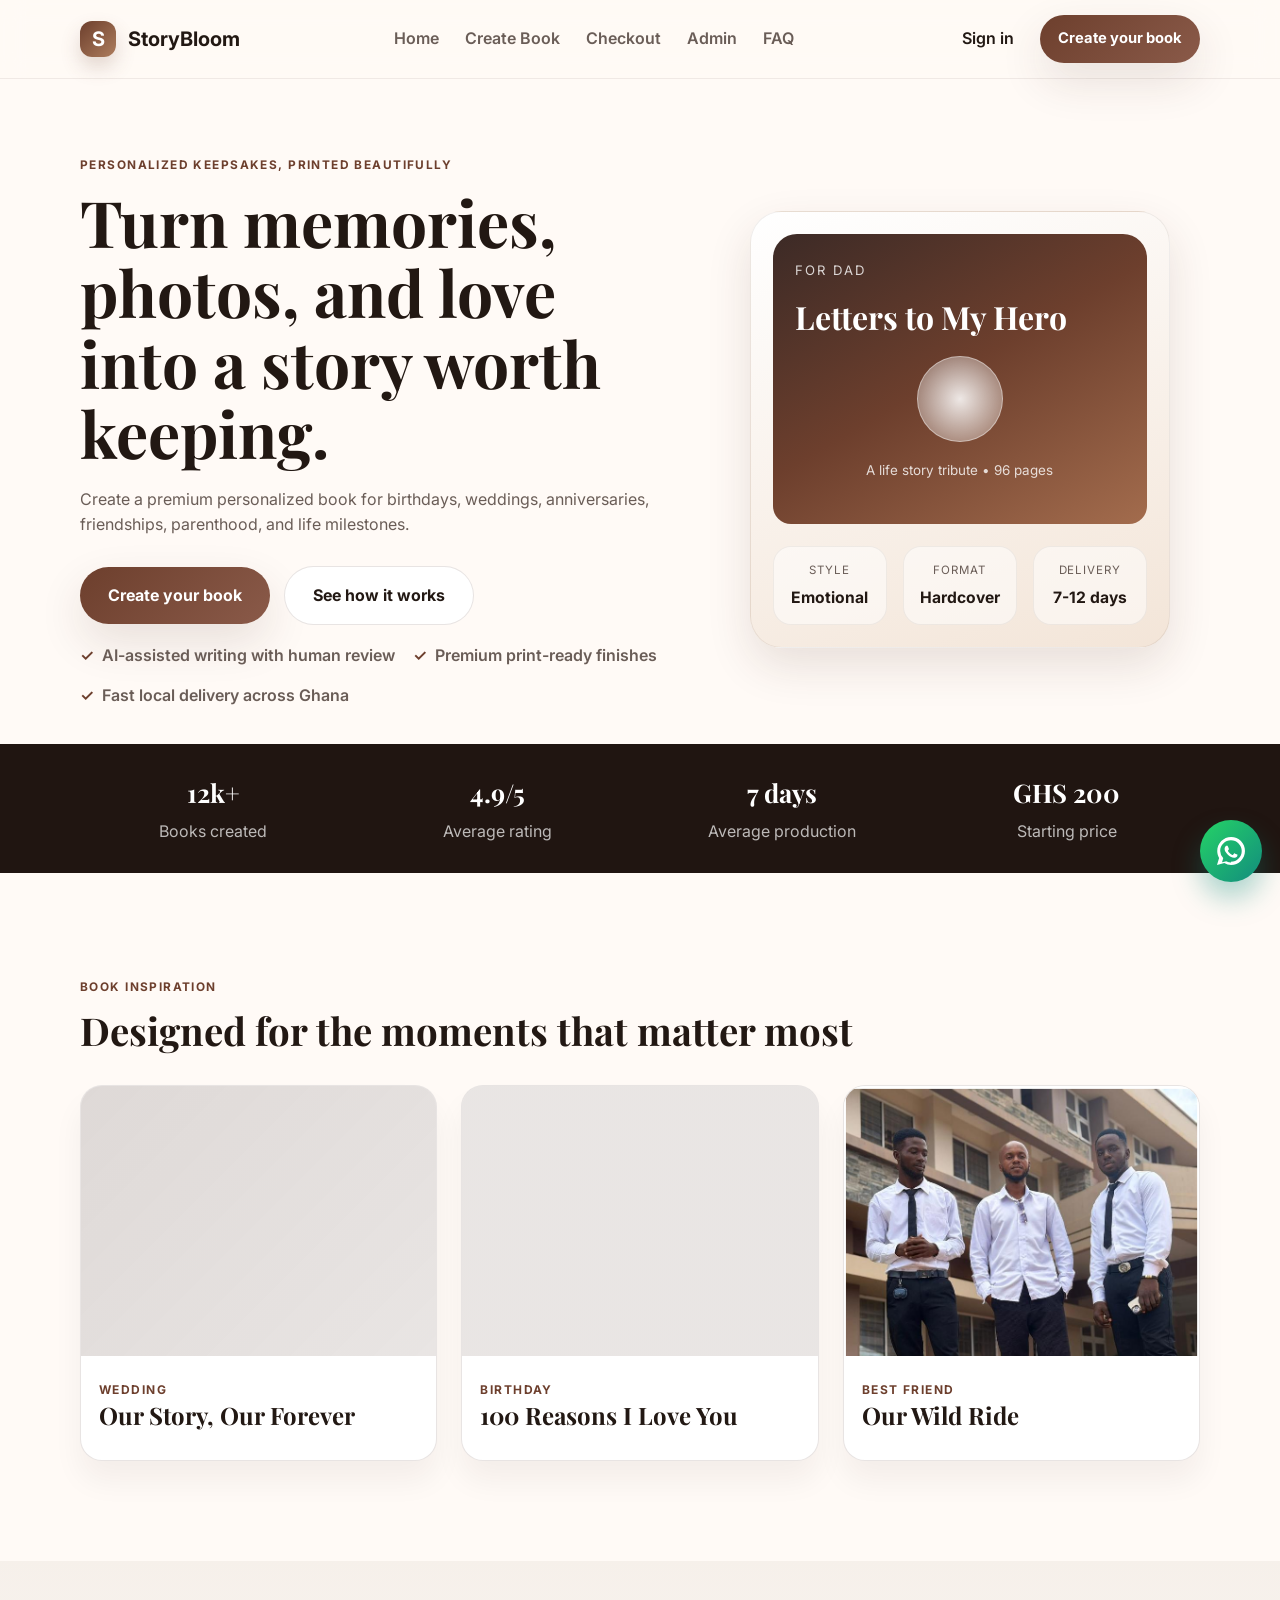
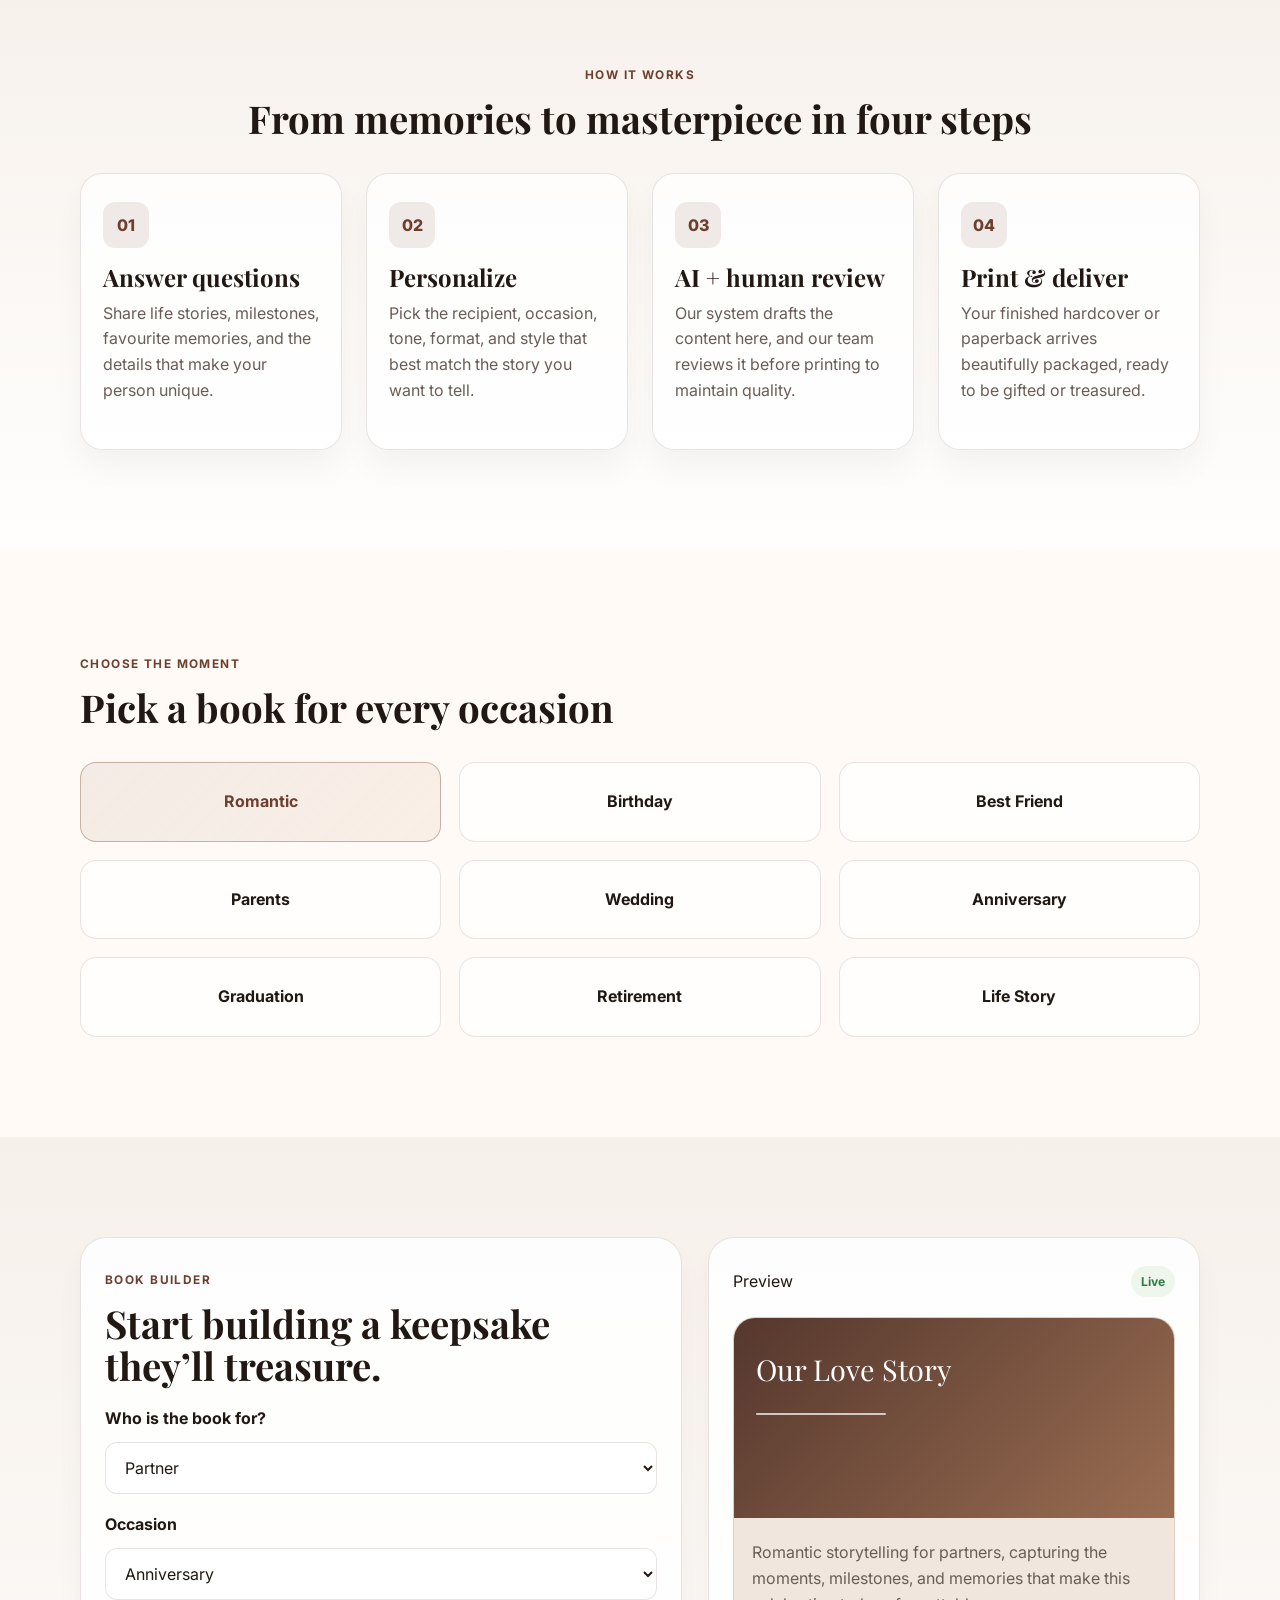
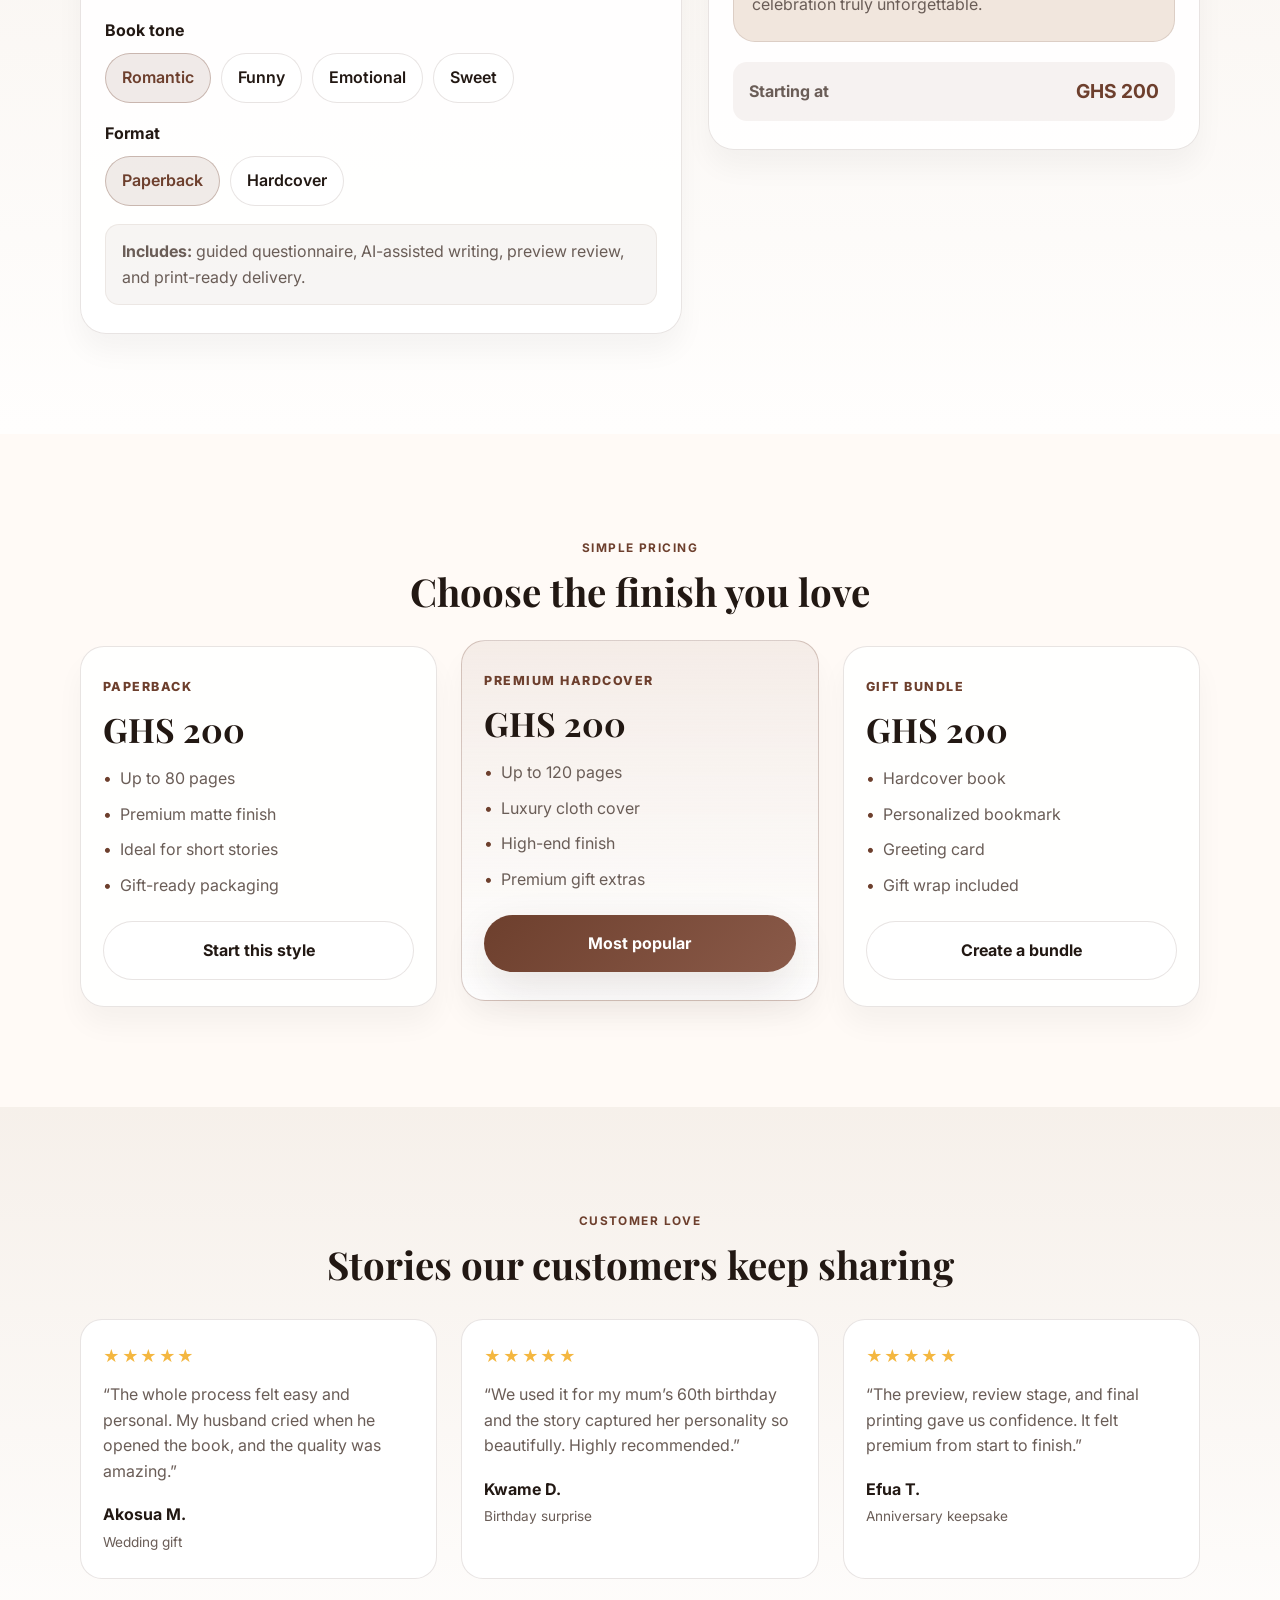
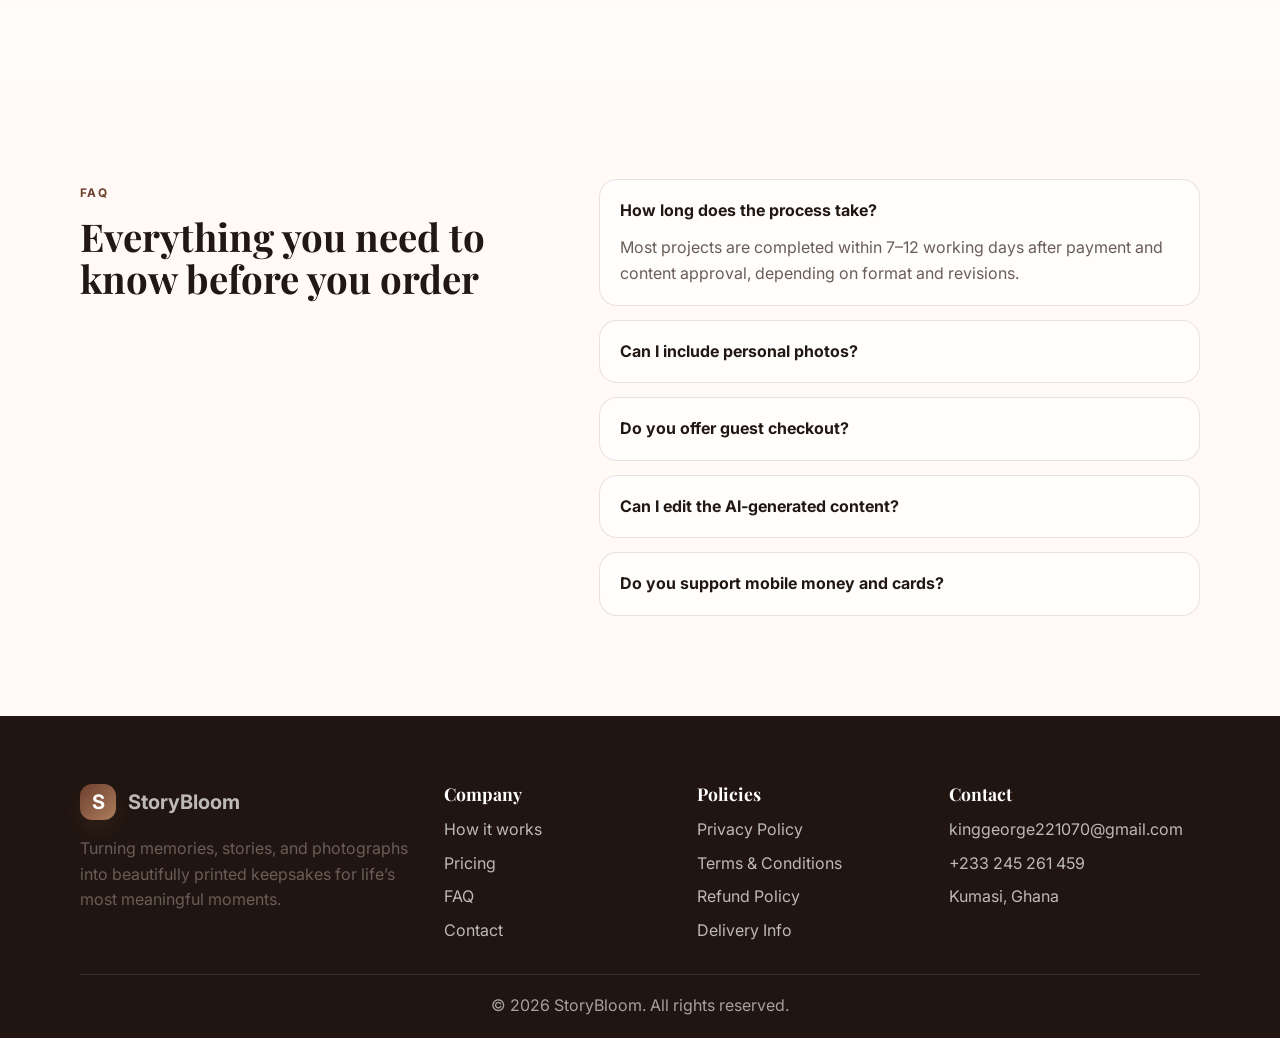
<file: kp.html>
<!DOCTYPE html>
<html lang="en">

<head>
    <meta charset="UTF-8" />
    <meta name="viewport" content="width=device-width, initial-scale=1.0" />
    <title>StoryBloom | Personalized Books for Every Memory</title>
    <meta name="description" content="Create a meaningful personalized book for birthdays, anniversaries, weddings, and life milestones. Turn memories into a beautifully printed keepsake." />
    <link rel="preconnect" href="https://fonts.googleapis.com" />
    <link rel="preconnect" href="https://fonts.gstatic.com" crossorigin />
    <link href="https://fonts.googleapis.com/css2?family=Playfair+Display:wght@600;700;800&family=Inter:wght@400;500;600;700;800&display=swap" rel="stylesheet" />
    <link rel="stylesheet" href="kp.css" />
</head>

<body>
    <header class="topbar">
        <div class="container nav-wrap">
            <a href="#home" class="brand" aria-label="StoryBloom home">
                <span class="brand-mark">S</span>
                <span>StoryBloom</span>
            </a>

            <button class="nav-toggle" aria-label="Open menu">
          <span></span>
          <span></span>
          <span></span>
        </button>

            <nav class="main-nav">
                <a href="kp.html">Home</a>
                <a href="create-book.html">Create Book</a>
                <a href="checkout.html">Checkout</a>
                <a href="admin.html">Admin</a>
                <a href="#faq">FAQ</a>
            </nav>

            <div class="nav-actions">
                <a href="admin.html" class="link-btn">Sign in</a>
                <a href="create-book.html" class="primary-btn small">Create your book</a>
            </div>
        </div>
    </header>

    <main id="home">
        <section class="hero">
            <div class="container hero-grid">
                <div class="hero-copy">
                    <span class="eyebrow">Personalized keepsakes, printed beautifully</span>
                    <h1>Turn memories, photos, and love into a story worth keeping.</h1>
                    <p>
                        Create a premium personalized book for birthdays, weddings, anniversaries, friendships, parenthood, and life milestones.
                    </p>
                    <div class="hero-actions">
                        <a href="create-book.html" class="primary-btn">Create your book</a>
                        <a href="#how-it-works" class="secondary-btn">See how it works</a>
                    </div>
                    <ul class="hero-points">
                        <li>AI-assisted writing with human review</li>
                        <li>Premium print-ready finishes</li>
                        <li>Fast local delivery across Ghana</li>
                    </ul>
                </div>

                <div class="hero-visual" aria-label="Book mockup preview">
                    <div class="book-card">
                        <div class="book-cover">
                            <div class="cover-kicker">For Dad</div>
                            <h2>Letters to My Hero</h2>
                            <div class="cover-ornament"></div>
                            <div class="cover-meta">A life story tribute • 96 pages</div>
                        </div>
                        <div class="book-details">
                            <div>
                                <span>Style</span>
                                <strong>Emotional</strong>
                            </div>
                            <div>
                                <span>Format</span>
                                <strong>Hardcover</strong>
                            </div>
                            <div>
                                <span>Delivery</span>
                                <strong>7-12 days</strong>
                            </div>
                        </div>
                    </div>
                </div>
            </div>
        </section>

        <section class="stats-band">
            <div class="container stats-grid">
                <div>
                    <strong>12k+</strong>
                    <span>Books created</span>
                </div>
                <div>
                    <strong>4.9/5</strong>
                    <span>Average rating</span>
                </div>
                <div>
                    <strong>7 days</strong>
                    <span>Average production</span>
                </div>
                <div>
                    <strong>GHS 200</strong>
                    <span>Starting price</span>
                </div>
            </div>
        </section>

        <section class="showcase section-space">
            <div class="container">
                <div class="section-heading">
                    <span class="eyebrow">Book inspiration</span>
                    <h2>Designed for the moments that matter most</h2>
                </div>

                <div class="examples-grid">
                    <article class="example-card">
                        <div class="example-image image-one"></div>
                        <div class="example-content">
                            <span>Wedding</span>
                            <h3>Our Story, Our Forever</h3>
                        </div>
                    </article>
                    <article class="example-card">
                        <div class="example-image image-two"></div>
                        <div class="example-content">
                            <span>Birthday</span>
                            <h3>100 Reasons I Love You</h3>
                        </div>
                    </article>
                    <article class="example-card">
                        <div class="example-image image-three"></div>
                        <div class="example-content">
                            <span>Best Friend</span>
                            <h3>Our Wild Ride</h3>
                        </div>
                    </article>
                </div>
            </div>
        </section>

        <section id="how-it-works" class="section-space light-section">
            <div class="container">
                <div class="section-heading center">
                    <span class="eyebrow">How it works</span>
                    <h2>From memories to masterpiece in four steps</h2>
                </div>

                <div class="steps-grid">
                    <div class="step-card">
                        <span class="step-number">01</span>
                        <h3>Answer questions</h3>
                        <p>Share life stories, milestones, favourite memories, and the details that make your person unique.</p>
                    </div>
                    <div class="step-card">
                        <span class="step-number">02</span>
                        <h3>Personalize</h3>
                        <p>Pick the recipient, occasion, tone, format, and style that best match the story you want to tell.</p>
                    </div>
                    <div class="step-card">
                        <span class="step-number">03</span>
                        <h3>AI + human review</h3>
                        <p>Our system drafts the content here, and our team reviews it before printing to maintain quality.</p>
                    </div>
                    <div class="step-card">
                        <span class="step-number">04</span>
                        <h3>Print & deliver</h3>
                        <p>Your finished hardcover or paperback arrives beautifully packaged, ready to be gifted or treasured.</p>
                    </div>
                </div>
            </div>
        </section>

        <section id="occasions" class="section-space">
            <div class="container">
                <div class="section-heading">
                    <span class="eyebrow">Choose the moment</span>
                    <h2>Pick a book for every occasion</h2>
                </div>

                <div class="occasion-grid">
                    <button class="occasion-card active" type="button" aria-pressed="true">Romantic</button>
                    <button class="occasion-card" type="button" aria-pressed="false">Birthday</button>
                    <button class="occasion-card" type="button" aria-pressed="false">Best Friend</button>
                    <button class="occasion-card" type="button" aria-pressed="false">Parents</button>
                    <button class="occasion-card" type="button" aria-pressed="false">Wedding</button>
                    <button class="occasion-card" type="button" aria-pressed="false">Anniversary</button>
                    <button class="occasion-card" type="button" aria-pressed="false">Graduation</button>
                    <button class="occasion-card" type="button" aria-pressed="false">Retirement</button>
                    <button class="occasion-card" type="button" aria-pressed="false">Life Story</button>
                </div>
            </div>
        </section>

        <section id="create" class="section-space light-section">
            <div class="container builder-layout">
                <div class="builder-form">
                    <div class="section-heading left small-gap">
                        <span class="eyebrow">Book builder</span>
                        <h2>Start building a keepsake they’ll treasure.</h2>
                    </div>

                    <form class="book-form">
                        <div class="field-group">
                            <label for="recipient">Who is the book for?</label>
                            <select id="recipient" name="recipient">
                  <option>Partner</option>
                  <option>Friend</option>
                  <option>Mother</option>
                  <option>Father</option>
                  <option>Child</option>
                  <option>Colleague</option>
                </select>
                        </div>

                        <div class="field-group">
                            <label for="occasion">Occasion</label>
                            <select id="occasion" name="occasion">
                  <option>Birthday</option>
                  <option selected>Anniversary</option>
                  <option>Wedding</option>
                  <option>Valentine's Day</option>
                  <option>Graduation</option>
                  <option>Just Because</option>
                </select>
                        </div>

                        <div class="field-group">
                            <label for="tone">Book tone</label>
                            <div class="chips" id="tone-options">
                                <button class="chip active" type="button" aria-pressed="true">Romantic</button>
                                <button class="chip" type="button" aria-pressed="false">Funny</button>
                                <button class="chip" type="button" aria-pressed="false">Emotional</button>
                                <button class="chip" type="button" aria-pressed="false">Sweet</button>
                            </div>
                        </div>

                        <div class="field-group">
                            <label for="format">Format</label>
                            <div class="format-toggle" id="format-toggle">
                                <button class="format active" type="button" data-price="200" aria-pressed="true">Paperback</button>
                                <button class="format" type="button" data-price="200" aria-pressed="false">Hardcover</button>
                            </div>
                        </div>

                        <div class="builder-note">
                            <strong>Includes:</strong> guided questionnaire, AI-assisted writing, preview review, and print-ready delivery.
                        </div>
                    </form>
                </div>

                <aside class="builder-preview">
                    <div class="preview-window">
                        <div class="preview-header">
                            <span>Preview</span>
                            <span class="badge">Live</span>
                        </div>
                        <div class="mini-book">
                            <div class="mini-cover">
                                <div class="mini-title" id="preview-title">Our Love Story</div>
                                <div class="mini-line"></div>
                            </div>
                            <div class="mini-body">
                                <p id="preview-copy">
                                    A heartfelt, romantic keepsake capturing your connection, milestones, and the little moments that make your story unforgettable.
                                </p>
                            </div>
                        </div>
                        <div class="price-row">
                            <span>Starting at</span>
                            <strong id="preview-price">GHS 200</strong>
                        </div>
                    </div>
                </aside>
            </div>
        </section>

        <section id="pricing" class="section-space">
            <div class="container">
                <div class="section-heading center">
                    <span class="eyebrow">Simple pricing</span>
                    <h2>Choose the finish you love</h2>
                </div>

                <div class="pricing-grid">
                    <article class="pricing-card">
                        <span class="plan">Paperback</span>
                        <h3>GHS 200</h3>
                        <ul>
                            <li>Up to 80 pages</li>
                            <li>Premium matte finish</li>
                            <li>Ideal for short stories</li>
                            <li>Gift-ready packaging</li>
                        </ul>
                        <a href="#create" class="secondary-btn full">Start this style</a>
                    </article>

                    <article class="pricing-card featured">
                        <span class="plan">Premium Hardcover</span>
                        <h3>GHS 200</h3>
                        <ul>
                            <li>Up to 120 pages</li>
                            <li>Luxury cloth cover</li>
                            <li>High-end finish</li>
                            <li>Premium gift extras</li>
                        </ul>
                        <a href="#create" class="primary-btn full">Most popular</a>
                    </article>

                    <article class="pricing-card">
                        <span class="plan">Gift bundle</span>
                        <h3>GHS 200</h3>
                        <ul>
                            <li>Hardcover book</li>
                            <li>Personalized bookmark</li>
                            <li>Greeting card</li>
                            <li>Gift wrap included</li>
                        </ul>
                        <a href="#create" class="secondary-btn full">Create a bundle</a>
                    </article>
                </div>
            </div>
        </section>

        <section id="reviews" class="section-space light-section">
            <div class="container">
                <div class="section-heading center">
                    <span class="eyebrow">Customer love</span>
                    <h2>Stories our customers keep sharing</h2>
                </div>

                <div class="testimonial-grid">
                    <article class="testimonial-card">
                        <div class="stars">★★★★★</div>
                        <p>“The whole process felt easy and personal. My husband cried when he opened the book, and the quality was amazing.”</p>
                        <div class="person">
                            <strong>Akosua M.</strong>
                            <span>Wedding gift</span>
                        </div>
                    </article>

                    <article class="testimonial-card">
                        <div class="stars">★★★★★</div>
                        <p>“We used it for my mum’s 60th birthday and the story captured her personality so beautifully. Highly recommended.”</p>
                        <div class="person">
                            <strong>Kwame D.</strong>
                            <span>Birthday surprise</span>
                        </div>
                    </article>

                    <article class="testimonial-card">
                        <div class="stars">★★★★★</div>
                        <p>“The preview, review stage, and final printing gave us confidence. It felt premium from start to finish.”</p>
                        <div class="person">
                            <strong>Efua T.</strong>
                            <span>Anniversary keepsake</span>
                        </div>
                    </article>
                </div>
            </div>
        </section>

        <section id="faq" class="section-space faq-section">
            <div class="container faq-wrap">
                <div class="section-heading left small-gap">
                    <span class="eyebrow">FAQ</span>
                    <h2>Everything you need to know before you order</h2>
                </div>

                <div class="faq-list">
                    <details open>
                        <summary>How long does the process take?</summary>
                        <p>Most projects are completed within 7–12 working days after payment and content approval, depending on format and revisions.</p>
                    </details>
                    <details>
                        <summary>Can I include personal photos?</summary>
                        <p>Yes. You can upload multiple photos, select a preferred cover image, and arrange them within the story layout.</p>
                    </details>
                    <details>
                        <summary>Do you offer guest checkout?</summary>
                        <p>Absolutely. You can order as a guest or create an account at any stage.</p>
                    </details>
                    <details>
                        <summary>Can I edit the AI-generated content?</summary>
                        <p>Yes. The content is reviewed and can be revised before approval for print.</p>
                    </details>
                    <details>
                        <summary>Do you support mobile money and cards?</summary>
                        <p>Yes. The platform is designed for Ghana-friendly payment methods, including mobile money and card payments where enabled.</p>
                    </details>
                </div>
            </div>
        </section>
    </main>

    <a class="whatsapp-float" href="https://wa.me/233245261459?text=Hello%20StoryBloom%2C%20I%20want%20to%20know%20more%20about%20your%20books." target="_blank" rel="noopener noreferrer" aria-label="Chat on WhatsApp">
        <svg viewBox="0 0 24 24" aria-hidden="true" focusable="false">
            <path d="M20.52 3.48A11.86 11.86 0 0 0 12.08 0C5.56 0 .2 5.37.2 11.97c0 2.1.55 4.15 1.6 5.96L0 24l6.25-1.64A12 12 0 0 0 12.08 24c6.54 0 11.9-5.38 11.9-12.02 0-3.22-1.25-6.25-3.46-8.5Zm-8.44 18.4h-.08c-1.3 0-2.58-.35-3.7-.96l-.27-.15-3.7.97.99-3.62-.18-.3A9.24 9.24 0 0 1 2.75 12c0-5.1 4.13-9.23 9.23-9.23 2.46 0 4.77 1 6.49 2.72a9.2 9.2 0 0 1 2.72 6.5c0 5.11-4.13 9.24-9.24 9.24Zm5.08-6.9c-.28-.14-1.65-.81-1.9-.9-.25-.09-.43-.14-.62.14-.18.28-.7.9-.86 1.08-.16.18-.32.2-.6.07-.28-.14-1.18-.43-2.24-1.38-.83-.74-1.39-1.65-1.55-1.93-.16-.28-.02-.43.12-.57.13-.13.28-.32.42-.48.14-.16.18-.28.28-.46.09-.18.05-.34-.02-.48-.07-.14-.62-1.48-.85-2.03-.22-.54-.45-.46-.62-.47-.16-.01-.34-.01-.52-.01-.18 0-.48.07-.73.34-.25.28-.95.93-.95 2.28s.97 2.63 1.1 2.82c.14.18 1.9 2.9 4.6 4.06.64.28 1.14.45 1.53.58.64.2 1.23.17 1.7.1.52-.08 1.65-.67 1.88-1.32.23-.65.23-1.21.16-1.32-.07-.1-.25-.16-.52-.3Z"/>
        </svg>
    </a>

    <footer id="contact" class="site-footer">
        <div class="container footer-grid">
            <div>
                <a href="#home" class="brand footer-brand">
                    <span class="brand-mark">S</span>
                    <span>StoryBloom</span>
                </a>
                <p>Turning memories, stories, and photographs into beautifully printed keepsakes for life’s most meaningful moments.</p>
            </div>

            <div>
                <h3>Company</h3>
                <ul>
                    <li><a href="#how-it-works">How it works</a></li>
                    <li><a href="#pricing">Pricing</a></li>
                    <li><a href="#faq">FAQ</a></li>
                    <li><a href="#contact">Contact</a></li>
                </ul>
            </div>

            <div>
                <h3>Policies</h3>
                <ul>
                    <li><a href="#">Privacy Policy</a></li>
                    <li><a href="#">Terms & Conditions</a></li>
                    <li><a href="#">Refund Policy</a></li>
                    <li><a href="#">Delivery Info</a></li>
                </ul>
            </div>

            <div>
                <h3>Contact</h3>
                <ul>
                    <li><a href="mailto:kinggeorge221070@gmail.com">kinggeorge221070@gmail.com</a></li>
                    <li><a href="tel:+233245261459">+233 245 261 459</a></li>
                    <li>Kumasi, Ghana</li>
                </ul>
            </div>
        </div>
        <div class="container copyright">© 2026 StoryBloom. All rights reserved.</div>
    </footer>

    <script src="kp.js"></script>
</body>

</html>
</file>
<file: sb.css>
:root {
    --bg: #fffaf7;
    --panel: #ffffff;
    --panel-soft: #f7eee8;
    --primary: #8b3f5c;
    --primary-dark: #713149;
    --accent: #b98655;
    --text: #30252a;
    --muted: #766a6c;
    --line: #eadfd9;
    --shadow: 0 12px 34px rgba(66, 37, 45, 0.08);
}

* {
    box-sizing: border-box;
}

html {
    scroll-behavior: smooth;
}

body {
    margin: 0;
    font-family: "Inter", sans-serif;
    background: var(--bg);
    color: var(--text);
    line-height: 1.6;
    overflow-x: hidden;
}

a {
    color: inherit;
    text-decoration: none;
}

img {
    max-width: 100%;
    display: block;
}

button,
select {
    font: inherit;
}

.container {
    width: min(1120px, calc(100% - 32px));
    margin: 0 auto;
}

.section-space {
    padding: 100px 0;
}

.light-section {
    background: linear-gradient(180deg, rgba(240, 242, 245, 0.5), rgba(255, 255, 255, 0.8));
}

.eyebrow {
    display: inline-block;
    font-size: 0.74rem;
    letter-spacing: 0.12em;
    text-transform: uppercase;
    font-weight: 700;
    color: var(--primary);
    margin-bottom: 12px;
}

h1,
h2,
h3 {
    margin-top: 0;
    font-family: "Playfair Display", serif;
    line-height: 1.1;
    color: var(--text);
}

h1 {
    font-size: clamp(2.8rem, 5vw, 4.7rem);
    margin-bottom: 18px;
}

h2 {
    font-size: clamp(2.1rem, 3vw, 3rem);
    margin-bottom: 12px;
}

h3 {
    font-size: 1.5rem;
    margin-bottom: 10px;
}

p {
    margin: 0 0 18px;
    color: var(--muted);
}

.primary-btn,
.secondary-btn,
.link-btn {
    display: inline-flex;
    align-items: center;
    justify-content: center;
    border: 0;
    border-radius: 999px;
    font-weight: 700;
    cursor: pointer;
    transition: transform 0.2s ease, box-shadow 0.2s ease;
}

.primary-btn {
    background: linear-gradient(135deg, #0084ff, #0073e6);
    color: #fff;
    padding: 16px 28px;
    box-shadow: 0 2px 8px rgba(0, 132, 255, 0.3);
}

.secondary-btn {
    background: var(--panel);
    color: var(--text);
    border: 1px solid var(--line);
    padding: 16px 28px;
}

.link-btn {
    color: var(--text);
    padding: 10px 14px;
    font-weight: 600;
}

.primary-btn:hover,
.secondary-btn:hover,
.link-btn:hover,
.chip:hover,
.occasion-card:hover,
.format:hover {
    transform: translateY(-2px);
}

.primary-btn.small {
    padding: 12px 18px;
    font-size: 0.92rem;
}

.full {
    width: 100%;
}

.topbar {
    position: sticky;
    top: 0;
    z-index: 20;
    background: rgba(255, 255, 255, 0.95);
    backdrop-filter: blur(12px);
    border-bottom: 1px solid #e5e5ea;
}

.nav-wrap {
    display: flex;
    align-items: center;
    justify-content: space-between;
    gap: 24px;
    min-height: 78px;
}

.brand {
    display: inline-flex;
    align-items: center;
    gap: 12px;
    font-weight: 700;
    font-size: 1.25rem;
}

.brand-mark {
    width: 36px;
    height: 36px;
    display: inline-flex;
    align-items: center;
    justify-content: center;
    border-radius: 12px;
    background: linear-gradient(135deg, #0084ff, #0073e6);
    color: #fff;
    box-shadow: 0 2px 8px rgba(0, 132, 255, 0.3);
}

.main-nav {
    display: flex;
    align-items: center;
    gap: 26px;
    color: var(--muted);
    font-weight: 600;
}

.main-nav a:hover {
    color: var(--primary);
}

.nav-actions {
    display: flex;
    align-items: center;
    gap: 12px;
}

.nav-toggle {
    display: none;
    width: 44px;
    height: 44px;
    border: 1px solid var(--line);
    background: transparent;
    border-radius: 12px;
    padding: 10px 8px;
    cursor: pointer;
}

.nav-toggle span {
    display: block;
    width: 100%;
    height: 2px;
    background: var(--text);
    border-radius: 3px;
    margin: 5px 0;
}

.hero {
    padding: 72px 0 36px;
}

.hero-grid {
    display: grid;
    grid-template-columns: 1.1fr 0.9fr;
    gap: 52px;
    align-items: center;
}

.hero-copy {
    max-width: 610px;
}

.eyebrow {
    color: var(--primary);
}

.hero-actions {
    display: flex;
    align-items: center;
    flex-wrap: wrap;
    gap: 14px;
    margin: 28px 0 18px;
}

.hero-points {
    list-style: none;
    margin: 0;
    padding: 0;
    display: flex;
    flex-wrap: wrap;
    gap: 14px 18px;
    color: var(--muted);
    font-weight: 600;
}

.hero-points li::before {
    content: "✓";
    color: var(--primary);
    margin-right: 8px;
}

.hero-visual {
    display: flex;
    justify-content: center;
}

.book-card {
    width: min(100%, 420px);
    background: linear-gradient(160deg, #fff, #f3e5d8);
    border: 1px solid rgba(61, 39, 31, 0.08);
    border-radius: 32px;
    box-shadow: var(--shadow);
    padding: 22px;
}

.book-cover {
    background: linear-gradient(150deg, #0073e6, #0084ff 48%, #1fa5ff 100%);
    color: #fff;
    border-radius: 24px 24px 18px 18px;
    padding: 26px 22px 20px;
    min-height: 290px;
    position: relative;
    overflow: hidden;
}

.cover-kicker {
    font-size: 0.82rem;
    letter-spacing: 0.16em;
    text-transform: uppercase;
    opacity: 0.8;
}

.book-cover h2 {
    color: #fff;
    margin-top: 18px;
    font-size: clamp(2rem, 2vw, 2.6rem);
}

.cover-ornament {
    width: 86px;
    height: 86px;
    border-radius: 50%;
    margin: 22px auto 18px;
    background: radial-gradient(circle at center, rgba(255, 255, 255, 0.88), rgba(255, 255, 255, 0.18));
    border: 1px solid rgba(255, 255, 255, 0.4);
}

.cover-meta {
    font-size: 0.84rem;
    opacity: 0.8;
    text-align: center;
}

.book-details {
    display: grid;
    grid-template-columns: repeat(3, minmax(0, 1fr));
    gap: 16px;
    padding-top: 22px;
}

.book-details div {
    background: rgba(255, 255, 255, 0.5);
    border: 1px solid rgba(40, 18, 8, 0.06);
    border-radius: 18px;
    padding: 14px 10px;
    text-align: center;
}

.book-details span {
    display: block;
    color: var(--muted);
    font-size: 0.72rem;
    text-transform: uppercase;
    letter-spacing: 0.08em;
}

.book-details strong {
    display: block;
    margin-top: 6px;
    font-size: 0.98rem;
}

.stats-band {
    background: #2a2a2a;
    color: #fff;
    padding: 28px 0;
}

.stats-grid {
    display: grid;
    grid-template-columns: repeat(4, minmax(0, 1fr));
    gap: 18px;
    text-align: center;
}

.stats-grid strong {
    display: block;
    font-size: clamp(1.4rem, 2vw, 2.2rem);
    font-family: "Playfair Display", serif;
    margin-bottom: 6px;
}

.stats-grid span {
    color: rgba(255, 255, 255, 0.7);
}

.section-heading {
    margin-bottom: 34px;
}

.section-heading.center {
    text-align: center;
}

.section-heading.left {
    text-align: left;
}

.small-gap {
    margin-bottom: 20px;
}

.examples-grid,
.steps-grid,
.pricing-grid,
.testimonial-grid {
    display: grid;
    gap: 24px;
}

.examples-grid {
    grid-template-columns: repeat(3, minmax(0, 1fr));
}

.example-card {
    border-radius: 22px;
    overflow: hidden;
    background: var(--panel);
    border: 1px solid var(--line);
    box-shadow: 0 20px 30px rgba(39, 23, 17, 0.05);
}

.example-image {
    height: 270px;
    background-size: cover;
    background-position: center;
}

.image-one {
    background: linear-gradient(135deg, rgba(73, 43, 31, 0.18), rgba(73, 43, 31, 0.12)), url("https://images.unsplash.com/photo-1520854221256-17451cc331bf?auto=format&fit=crop&w=900&q=80") center/cover no-repeat;
}

.image-two {
    background: linear-gradient(135deg, rgba(73, 43, 31, 0.12), rgba(73, 43, 31, 0.12)), url("https://images.unsplash.com/photo-1529156069898-49953e39b3ac?auto=format&fit=crop&w=900&q=80") center/cover no-repeat;
}

.image-three {
    background: url("Screenshot 2026-10-02 073811.png") center top / cover no-repeat;
}

.example-content {
    padding: 20px 18px 22px;
}

.example-content span {
    color: var(--primary);
    font-size: 0.75rem;
    text-transform: uppercase;
    letter-spacing: 0.12em;
    font-weight: 700;
}

.steps-grid {
    grid-template-columns: repeat(4, minmax(0, 1fr));
}

.step-card {
    background: rgba(255, 255, 255, 0.8);
    border: 1px solid var(--line);
    border-radius: 22px;
    padding: 28px 22px;
    box-shadow: 0 18px 30px rgba(24, 19, 16, 0.04);
}

.step-number {
    display: inline-flex;
    width: 46px;
    height: 46px;
    align-items: center;
    justify-content: center;
    border-radius: 12px;
    background: rgba(0, 132, 255, 0.1);
    color: #0084ff;
    font-weight: 800;
    margin-bottom: 16px;
}

.occasion-grid {
    display: grid;
    grid-template-columns: repeat(3, minmax(0, 1fr));
    gap: 18px;
}

.occasion-card {
    border: 1px solid var(--line);
    background: rgba(255, 255, 255, 0.7);
    border-radius: 16px;
    padding: 26px 20px;
    font-weight: 700;
    color: var(--text);
    cursor: pointer;
    transition: all 0.2s ease;
    text-align: center;
}

.occasion-card.active {
    background: linear-gradient(135deg, rgba(0, 132, 255, 0.08), rgba(0, 132, 255, 0.14));
    border-color: rgba(0, 132, 255, 0.35);
    color: #0084ff;
}

.builder-layout {
    display: grid;
    grid-template-columns: 1.1fr 0.9fr;
    gap: 26px;
    align-items: start;
}

.builder-form,
.builder-preview {
    background: rgba(255, 255, 255, 0.86);
    border: 1px solid var(--line);
    border-radius: 26px;
    padding: 28px 24px;
    box-shadow: 0 18px 28px rgba(26, 19, 15, 0.04);
}

.book-form {
    display: grid;
    gap: 18px;
}

.field-group {
    display: grid;
    gap: 10px;
}

.field-group label {
    font-weight: 700;
    color: var(--text);
}

select {
    width: 100%;
    padding: 15px 16px;
    border-radius: 12px;
    border: 1px solid var(--line);
    background: #fff;
    color: var(--text);
}

.chips,
.format-toggle {
    display: flex;
    flex-wrap: wrap;
    gap: 10px;
}

.chip,
.format {
    border: 1px solid var(--line);
    background: #fff;
    border-radius: 999px;
    padding: 11px 16px;
    color: var(--text);
    cursor: pointer;
    font-weight: 600;
    transition: all 0.2s ease;
}

.chip.active,
.format.active {
    background: rgba(0, 132, 255, 0.1);
    border-color: rgba(0, 132, 255, 0.3);
    color: #0084ff;
}

.builder-note {
    padding: 14px 16px;
    border-radius: 14px;
    background: rgba(0, 132, 255, 0.05);
    color: #65676b;
    border: 1px solid rgba(0, 132, 255, 0.08);
}

.preview-window {
    display: grid;
    gap: 20px;
}

.preview-header,
.price-row {
    display: flex;
    align-items: center;
    justify-content: space-between;
    gap: 10px;
}

.badge {
    background: rgba(49, 162, 76, 0.12);
    color: #1f6f4e;
    border-radius: 999px;
    padding: 6px 10px;
    font-size: 0.76rem;
    font-weight: 700;
}

.mini-book {
    background: rgba(240, 242, 245, 0.9);
    border-radius: 22px;
    border: 1px solid #e5e5ea;
    overflow: hidden;
}

.mini-cover {
    min-height: 200px;
    padding: 28px 22px;
    background: linear-gradient(135deg, #0073e6, #1fa5ff);
    color: #fff;
}

.mini-title {
    font-family: "Playfair Display", serif;
    font-size: clamp(1.8rem, 2vw, 2.4rem);
    margin-bottom: 20px;
}

.mini-line {
    width: 130px;
    height: 2px;
    background: rgba(255, 255, 255, 0.7);
    border-radius: 999px;
}

.mini-body {
    padding: 22px 18px 24px;
}

.mini-body p {
    margin: 0;
}

.price-row {
    background: rgba(0, 132, 255, 0.06);
    border-radius: 14px;
    padding: 14px 16px;
    font-weight: 700;
    color: #65676b;
}

.price-row strong {
    color: #0084ff;
    font-size: 1.2rem;
}

.pricing-grid {
    grid-template-columns: repeat(3, minmax(0, 1fr));
}

.pricing-card {
    background: rgba(255, 255, 255, 0.85);
    border: 1px solid var(--line);
    border-radius: 24px;
    padding: 26px 22px;
    box-shadow: 0 18px 28px rgba(31, 18, 14, 0.04);
}

.pricing-card.featured {
    border-color: rgba(0, 132, 255, 0.25);
    background: linear-gradient(180deg, rgba(0, 132, 255, 0.07), rgba(255, 255, 255, 0.96));
    transform: translateY(-6px);
}

.plan {
    display: inline-block;
    font-size: 0.78rem;
    letter-spacing: 0.12em;
    text-transform: uppercase;
    font-weight: 800;
    color: var(--primary);
    margin-bottom: 14px;
}

.pricing-card h3 {
    font-size: 2.1rem;
    margin-bottom: 18px;
}

.pricing-card ul {
    list-style: none;
    padding: 0;
    margin: 0 0 22px;
    display: grid;
    gap: 10px;
    color: var(--muted);
}

.pricing-card li::before {
    content: "•";
    color: var(--primary);
    margin-right: 8px;
}

.testimonial-grid {
    grid-template-columns: repeat(3, minmax(0, 1fr));
}

.testimonial-card {
    background: var(--panel);
    border: 1px solid var(--line);
    border-radius: 22px;
    padding: 24px 22px;
}

.stars {
    color: #f4b740;
    letter-spacing: 0.1em;
    margin-bottom: 12px;
}

.person {
    margin-top: 18px;
    display: grid;
    gap: 4px;
}

.person strong {
    color: var(--text);
}

.person span {
    color: var(--muted);
    font-size: 0.85rem;
}

.faq-wrap {
    display: grid;
    grid-template-columns: 0.9fr 1.1fr;
    gap: 28px;
    align-items: start;
}

.faq-list {
    display: grid;
    gap: 14px;
}

.faq-list details {
    border: 1px solid var(--line);
    background: rgba(255, 255, 255, 0.8);
    border-radius: 18px;
    padding: 18px 20px;
}

.faq-list summary {
    list-style: none;
    cursor: pointer;
    font-weight: 700;
    color: var(--text);
}

.faq-list summary::-webkit-details-marker {
    display: none;
}

.faq-list details p {
    margin-top: 12px;
    margin-bottom: 0;
}

.whatsapp-float {
    position: fixed;
    right: 18px;
    bottom: 18px;
    width: 62px;
    height: 62px;
    display: grid;
    place-items: center;
    border-radius: 50%;
    background: linear-gradient(135deg, #25d366, #128c7e);
    color: #fff;
    box-shadow: 0 16px 28px rgba(18, 140, 126, 0.35);
    z-index: 100;
    transition: transform 0.2s ease, box-shadow 0.2s ease;
}

.whatsapp-float:hover {
    transform: translateY(-4px) scale(1.02);
    box-shadow: 0 20px 34px rgba(18, 140, 126, 0.45);
}

.whatsapp-float svg {
    width: 28px;
    height: 28px;
    fill: currentColor;
}

.site-footer {
    background: #2a2a2a;
    color: rgba(255, 255, 255, 0.8);
    padding: 68px 0 20px;
}

.footer-grid {
    display: grid;
    grid-template-columns: 1.2fr 0.8fr 0.8fr 0.9fr;
    gap: 30px;
    margin-bottom: 30px;
}

.footer-brand {
    margin-bottom: 16px;
}

.site-footer h3 {
    color: #fff;
    margin-bottom: 14px;
    font-size: 1.1rem;
}

.site-footer ul {
    list-style: none;
    margin: 0;
    padding: 0;
    display: grid;
    gap: 8px;
}

.site-footer a,
.site-footer li {
    color: rgba(255, 255, 255, 0.7);
}

.copyright {
    border-top: 1px solid rgba(255, 255, 255, 0.1);
    padding-top: 18px;
    color: rgba(255, 255, 255, 0.6);
    text-align: center;
}

.auth-shell {
    display: grid;
    place-items: center;
}

.auth-panel {
    width: min(520px, 100%);
    padding: 32px 28px;
    margin-top: 36px;
}

.auth-header {
    text-align: center;
    margin-bottom: 20px;
}

.auth-tabs {
    display: grid;
    grid-template-columns: repeat(2, minmax(0, 1fr));
    gap: 8px;
    background: rgba(0, 132, 255, 0.05);
    padding: 8px;
    border-radius: 14px;
    margin-bottom: 18px;
}

.auth-tab {
    border: 0;
    padding: 12px 16px;
    background: transparent;
    color: #65676b;
    border-radius: 10px;
    font-weight: 700;
    cursor: pointer;
}

.auth-tab.active {
    background: #fff;
    color: #0084ff;
    box-shadow: 0 8px 18px rgba(0, 132, 255, 0.08);
}

.auth-form {
    display: none;
    gap: 18px;
}

.auth-form.active {
    display: grid;
}

.auth-message {
    display: none;
    background: rgba(168, 46, 46, 0.08);
    color: #8d2b2b;
    border: 1px solid rgba(168, 46, 46, 0.2);
    border-radius: 12px;
    padding: 12px 14px;
    margin-bottom: 16px;
    font-weight: 600;
}

.page-header {
    padding: 52px 0 22px;
}

.page-title {
    font-size: clamp(2.6rem, 4vw, 4rem);
    margin-bottom: 10px;
}

.page-subtitle {
    color: var(--muted);
    max-width: 760px;
}

.btn {
    display: inline-flex;
    align-items: center;
    justify-content: center;
    border-radius: 999px;
    padding: 14px 22px;
    border: 1px solid transparent;
    cursor: pointer;
    font-weight: 700;
    transition: transform 0.2s ease, box-shadow 0.2s ease;
}

.btn:hover {
    transform: translateY(-2px);
}

.btn-primary {
    background: linear-gradient(135deg, #0084ff, #0073e6);
    color: #fff;
    box-shadow: 0 2px 8px rgba(0, 132, 255, 0.3);
}

.btn-secondary {
    background: #fff;
    border-color: var(--line);
    color: var(--text);
}

.full {
    width: 100%;
}

.form-shell,
.checkout-grid,
.admin-shell,
.content-grid {
    display: grid;
    gap: 24px;
}

.form-shell {
    grid-template-columns: 1.3fr 0.7fr;
    align-items: start;
}

.builder-panel,
.summary-panel,
.checkout-box,
.order-summary,
.panel {
    background: rgba(255, 255, 255, 0.9);
    border: 1px solid var(--line);
    border-radius: 22px;
    box-shadow: 0 24px 44px rgba(21, 16, 15, 0.04);
}

.builder-panel,
.summary-panel,
.checkout-box,
.order-summary {
    padding: 28px 24px;
}

.progress-wrap {
    display: grid;
    gap: 12px;
    margin-bottom: 24px;
}

.progress-head {
    display: flex;
    justify-content: space-between;
    align-items: center;
    font-size: 0.92rem;
    color: var(--muted);
}

.progress-bar {
    width: 100%;
    height: 10px;
    background: rgba(109, 63, 45, 0.08);
    border-radius: 999px;
    overflow: hidden;
}

.progress-bar span {
    display: block;
    height: 100%;
    border-radius: inherit;
    background: linear-gradient(135deg, #0084ff, #1fa5ff);
    width: 25%;
}

.form-step {
    display: none;
    gap: 18px;
}

.form-step.active {
    display: grid;
}

.choice-grid {
    display: grid;
    gap: 14px;
}

.two-col {
    grid-template-columns: repeat(2, minmax(0, 1fr));
}

.four-col {
    grid-template-columns: repeat(4, minmax(0, 1fr));
}

.choice-card {
    position: relative;
    display: flex;
    align-items: center;
    justify-content: center;
    min-height: 64px;
    border: 1px solid var(--line);
    border-radius: 16px;
    background: #fff;
    cursor: pointer;
    padding: 12px;
    font-weight: 700;
    color: var(--text);
}

.choice-card input {
    position: absolute;
    opacity: 0;
    pointer-events: none;
}

.choice-card:has(input:checked) {
    background: rgba(0, 132, 255, 0.08);
    border-color: rgba(0, 132, 255, 0.35);
    color: #0084ff;
}

input[type="text"],
input[type="email"],
input[type="tel"],
textarea,
select {
    width: 100%;
    padding: 14px 15px;
    border-radius: 12px;
    border: 1px solid var(--line);
    background: #fff;
    color: var(--text);
    font: inherit;
}

textarea {
    resize: vertical;
    min-height: 110px;
}

.upload-box {
    display: grid;
    place-items: center;
    min-height: 170px;
    border: 1px dashed rgba(0, 132, 255, 0.35);
    border-radius: 20px;
    background: rgba(0, 132, 255, 0.03);
    padding: 18px;
    text-align: center;
}

.upload-box input {
    display: none;
}

.upload-box label {
    display: grid;
    gap: 10px;
    cursor: pointer;
    color: #65676b;
}

.upload-box strong {
    color: #0084ff;
    font-size: 1.2rem;
}

.file-list {
    list-style: none;
    margin: 0;
    padding: 0;
    display: grid;
    gap: 8px;
    color: var(--muted);
}

.file-list li::before {
    content: "•";
    color: var(--primary);
    margin-right: 8px;
}

.form-actions {
    display: flex;
    justify-content: space-between;
    gap: 12px;
    margin-top: 12px;
}

.form-actions .btn {
    min-width: 140px;
}

.summary-panel h3,
.checkout-box h3,
.order-summary h3 {
    margin-bottom: 16px;
}

.summary-card {
    display: grid;
    gap: 6px;
    padding: 12px 0;
    border-bottom: 1px solid var(--line);
}

.summary-card .label {
    color: var(--muted);
    font-size: 0.8rem;
    text-transform: uppercase;
    letter-spacing: 0.08em;
}

.price-box {
    display: grid;
    gap: 16px;
    margin-top: 18px;
    padding-top: 18px;
    border-top: 1px solid var(--line);
}

.price-box span {
    display: block;
    color: var(--muted);
    margin-bottom: 4px;
}

.price-box strong {
    font-size: 1.8rem;
    color: var(--primary);
}

.checkout-grid {
    grid-template-columns: 1fr 1fr;
}

.order-row {
    display: flex;
    justify-content: space-between;
    gap: 10px;
    border-bottom: 1px solid var(--line);
    padding: 10px 0;
}

.total-row {
    display: flex;
    justify-content: space-between;
    margin-top: 18px;
    font-weight: 800;
    font-size: 1.2rem;
}

.method-box {
    display: flex;
    align-items: center;
    gap: 10px;
    border: 1px solid rgba(0, 132, 255, 0.1);
    background: #fff;
    border-radius: 14px;
    padding: 0.9rem 1rem;
    margin-bottom: 12px;
}

.method-box input {
    margin: 0;
}

.confirmation-card {
    max-width: 760px;
    margin: 0 auto;
    padding: 40px 30px;
    text-align: center;
}

.confirmation-badge {
    width: 70px;
    height: 70px;
    border-radius: 50%;
    display: grid;
    place-items: center;
    margin: 0 auto 14px;
    background: rgba(35, 119, 79, 0.12);
    color: #1f6f4e;
    font-size: 2rem;
}

.order-number {
    display: inline-block;
    margin: 12px 0 16px;
    padding: 0.5rem 0.8rem;
    border-radius: 999px;
    background: rgba(0, 132, 255, 0.08);
    color: #0073e6;
    font-weight: 700;
}

.summary-list {
    list-style: none;
    margin: 18px 0 0;
    padding: 0;
    display: grid;
    gap: 10px;
}

.summary-list li {
    display: flex;
    justify-content: space-between;
    gap: 8px;
    border-bottom: 1px solid var(--line);
    padding-bottom: 10px;
}

.summary-list span:last-child {
    color: var(--muted);
}

.admin-shell {
    grid-template-columns: 250px 1fr;
}

.sidebar {
    background: #2a2a2a;
    color: rgba(255, 255, 255, 0.9);
    border-radius: 26px;
    padding: 26px 18px;
    min-height: 720px;
}

.sidebar .brand {
    margin-bottom: 18px;
}

.sidebar-nav {
    display: grid;
    gap: 10px;
    margin-top: 20px;
}

.sidebar-nav a {
    display: block;
    padding: 0.8rem 0.9rem;
    border-radius: 12px;
    color: rgba(255, 255, 255, 0.72);
}

.sidebar-nav a.active,
.sidebar-nav a:hover {
    background: rgba(255, 255, 255, 0.08);
    color: #fff;
}

.admin-main {
    display: grid;
    gap: 24px;
}

.stats-grid {
    display: grid;
    grid-template-columns: repeat(4, minmax(0, 1fr));
    gap: 18px;
}

.stat-card {
    padding: 22px 18px;
}

.stat-card strong {
    display: block;
    color: var(--primary-dark);
    font-size: clamp(1.7rem, 2vw, 2.2rem);
}

.stat-card span {
    display: block;
    color: var(--muted);
    margin-top: 8px;
}

.content-grid {
    grid-template-columns: 1.2fr 0.8fr;
}

.table-wrap {
    overflow-x: auto;
}

.orders-table {
    width: 100%;
    border-collapse: collapse;
}

.orders-table th,
.orders-table td {
    padding: 14px 12px;
    text-align: left;
    border-bottom: 1px solid var(--line);
}

.status-pill {
    display: inline-block;
    padding: 0.35rem 0.7rem;
    border-radius: 999px;
    font-size: 0.8rem;
    font-weight: 700;
}

.status-review {
    background: rgba(211, 154, 60, 0.12);
    color: #8a5e17;
}

.status-live {
    background: rgba(35, 119, 79, 0.12);
    color: #1f6f4e;
}

.status-printing {
    background: rgba(127, 61, 43, 0.12);
    color: var(--primary-dark);
}

.ai-panel {
    padding: 24px 22px;
}

.book-preview-box {
    background: linear-gradient(180deg, #f0f2f5, #e8ecf1);
    border-radius: 18px;
    padding: 18px;
    margin: 18px 0;
}

.bar-chart {
    display: grid;
    gap: 10px;
    margin-top: 16px;
}

.bar-item {
    display: grid;
    grid-template-columns: 80px 1fr 40px;
    gap: 10px;
    align-items: center;
}

.bar-track {
    height: 12px;
    border-radius: 999px;
    background: rgba(127, 61, 43, 0.08);
    overflow: hidden;
}

.bar-track span {
    display: block;
    height: 100%;
    border-radius: inherit;
    background: linear-gradient(135deg, #0084ff, #1fa5ff);
}

@media (max-width: 980px) {
    .form-shell,
    .checkout-grid,
    .content-grid,
    .admin-shell {
        grid-template-columns: 1fr;
    }
    .sidebar {
        min-height: unset;
    }
}

@media (max-width: 640px) {
    .stats-grid {
        grid-template-columns: 1fr;
    }
    .choice-grid.two-col,
    .choice-grid.four-col {
        grid-template-columns: 1fr;
    }
}

@media (max-width: 960px) {
    .hero-grid,
    .builder-layout,
    .faq-wrap,
    .examples-grid,
    .pricing-grid,
    .testimonial-grid,
    .steps-grid,
    .footer-grid {
        grid-template-columns: 1fr 1fr;
    }
    .hero-grid,
    .builder-layout,
    .faq-wrap,
    .footer-grid {
        grid-template-columns: 1fr;
    }
    .main-nav,
    .nav-actions {
        display: none;
    }
    .nav-wrap {
        position: relative;
    }
    .nav-toggle {
        display: inline-block;
    }
    .main-nav.mobile-open {
        display: flex;
        position: absolute;
        left: 16px;
        right: 16px;
        top: 78px;
        background: rgba(255, 255, 255, 0.96);
        border: 1px solid var(--line);
        border-radius: 18px;
        box-shadow: var(--shadow);
        padding: 18px 14px;
        flex-direction: column;
        align-items: flex-start;
        gap: 12px;
    }
    .nav-actions.mobile-open {
        display: flex;
        position: absolute;
        left: 16px;
        right: 16px;
        top: 226px;
        background: rgba(255, 255, 255, 0.96);
        border: 1px solid var(--line);
        border-radius: 18px;
        box-shadow: var(--shadow);
        padding: 12px 14px;
        justify-content: space-between;
    }
}

@media (max-width: 680px) {
    .section-space {
        padding: 80px 0;
    }
}

/* StoryBloom's keepsake palette and accessible interactive states. */
body {
    background: var(--bg);
    color: var(--text);
}

.topbar {
    background: rgba(255, 250, 247, 0.94);
    border-bottom-color: var(--line);
}

.header-actions {
    display: flex;
    align-items: center;
    gap: 12px;
}

.brand-mark,
.primary-btn,
.btn-primary {
    background: linear-gradient(135deg, #a6506d, #78354e);
    box-shadow: 0 8px 20px rgba(139, 63, 92, 0.2);
}

.primary-btn:hover,
.btn-primary:hover {
    background: linear-gradient(135deg, #91415e, #672b43);
    box-shadow: 0 12px 26px rgba(139, 63, 92, 0.24);
}

.eyebrow,
.main-nav a:hover,
.sidebar-nav a:hover,
.sidebar-nav a.active {
    color: var(--primary);
}

.hero {
    background: radial-gradient(ellipse at 78% 16%, rgba(185, 134, 85, 0.13), transparent 36%);
}

.light-section,
.auth-tabs {
    background: linear-gradient(180deg, #f8efea, #fffaf7);
}

.chip.active,
.format.active,
.occasion-card.active {
    background: rgba(139, 63, 92, 0.09);
    border-color: rgba(139, 63, 92, 0.32);
    color: var(--primary);
}

.auth-tab.active {
    color: var(--primary);
    box-shadow: 0 8px 18px rgba(139, 63, 92, 0.1);
}

.field-group input:focus,
.field-group textarea:focus,
.field-group select:focus,
input:focus-visible,
textarea:focus-visible,
select:focus-visible,
button:focus-visible,
a:focus-visible {
    outline: 3px solid rgba(139, 63, 92, 0.26);
    outline-offset: 2px;
    border-color: var(--primary);
}

.auth-message[data-type="success"] {
    background: #edf7ef;
    color: #245a31;
    border-color: #c8e4ce;
}

.auth-message:not([hidden]) {
    display: block;
}

button:disabled {
    cursor: wait;
    opacity: 0.68;
    transform: none;
}

@media (max-width: 680px) {
    .stats-grid,
    .occasion-grid,
    .examples-grid,
    .steps-grid,
    .pricing-grid,
    .testimonial-grid {
        grid-template-columns: 1fr;
    }
    .hero {
        padding-top: 44px;
    }
    .hero-actions {
        flex-direction: column;
        align-items: stretch;
    }
    .primary-btn,
    .secondary-btn {
        width: 100%;
    }
    .book-details {
        grid-template-columns: 1fr;
    }
    .nav-wrap {
        gap: 12px;
    }
    .brand {
        font-size: 1.05rem;
    }
    .page-title {
        font-size: clamp(2.1rem, 9vw, 3rem);
    }
    .builder-form,
    .builder-preview,
    .checkout-box,
    .order-summary,
    .panel,
    .auth-panel {
        padding-left: 16px;
        padding-right: 16px;
    }
    .whatsapp-float {
        width: 56px;
        height: 56px;
        right: 14px;
        bottom: 14px;
    }
}
</file>
<file: kp.css>
:root {
    --bg: #fffaf6;
    --panel: #ffffff;
    --panel-soft: #f5efe9;
    --primary: #6d3f2d;
    --primary-dark: #4d2a1d;
    --accent: #d7b089;
    --text: #221813;
    --muted: #6a5d57;
    --line: rgba(65, 38, 28, 0.12);
    --shadow: 0 18px 45px rgba(63, 35, 25, 0.12);
}

* {
    box-sizing: border-box;
}

html {
    scroll-behavior: smooth;
}

body {
    margin: 0;
    font-family: "Inter", sans-serif;
    background: var(--bg);
    color: var(--text);
    line-height: 1.6;
    overflow-x: hidden;
}

a {
    color: inherit;
    text-decoration: none;
}

img {
    max-width: 100%;
    display: block;
}

button,
select {
    font: inherit;
}

.container {
    width: min(1120px, calc(100% - 32px));
    margin: 0 auto;
}

.section-space {
    padding: 100px 0;
}

.light-section {
    background: linear-gradient(180deg, rgba(245, 239, 233, 0.9), rgba(255, 255, 255, 0.8));
}

.eyebrow {
    display: inline-block;
    font-size: 0.74rem;
    letter-spacing: 0.12em;
    text-transform: uppercase;
    font-weight: 700;
    color: var(--primary);
    margin-bottom: 12px;
}

h1,
h2,
h3 {
    margin-top: 0;
    font-family: "Playfair Display", serif;
    line-height: 1.1;
    color: var(--text);
}

h1 {
    font-size: clamp(2.8rem, 5vw, 4.7rem);
    margin-bottom: 18px;
}

h2 {
    font-size: clamp(2.1rem, 3vw, 3rem);
    margin-bottom: 12px;
}

h3 {
    font-size: 1.5rem;
    margin-bottom: 10px;
}

p {
    margin: 0 0 18px;
    color: var(--muted);
}

.primary-btn,
.secondary-btn,
.link-btn {
    display: inline-flex;
    align-items: center;
    justify-content: center;
    border: 0;
    border-radius: 999px;
    font-weight: 700;
    cursor: pointer;
    transition: transform 0.2s ease, box-shadow 0.2s ease;
}

.primary-btn {
    background: linear-gradient(135deg, var(--primary), #8a5a49);
    color: #fff;
    padding: 16px 28px;
    box-shadow: var(--shadow);
}

.secondary-btn {
    background: var(--panel);
    color: var(--text);
    border: 1px solid var(--line);
    padding: 16px 28px;
}

.link-btn {
    color: var(--text);
    padding: 10px 14px;
    font-weight: 600;
}

.primary-btn:hover,
.secondary-btn:hover,
.link-btn:hover,
.chip:hover,
.occasion-card:hover,
.format:hover {
    transform: translateY(-2px);
}

.primary-btn.small {
    padding: 12px 18px;
    font-size: 0.92rem;
}

.full {
    width: 100%;
}

.topbar {
    position: sticky;
    top: 0;
    z-index: 20;
    background: rgba(255, 250, 246, 0.8);
    backdrop-filter: blur(12px);
    border-bottom: 1px solid rgba(72, 45, 32, 0.08);
}

.nav-wrap {
    display: flex;
    align-items: center;
    justify-content: space-between;
    gap: 24px;
    min-height: 78px;
}

.brand {
    display: inline-flex;
    align-items: center;
    gap: 12px;
    font-weight: 700;
    font-size: 1.25rem;
}

.brand-mark {
    width: 36px;
    height: 36px;
    display: inline-flex;
    align-items: center;
    justify-content: center;
    border-radius: 12px;
    background: linear-gradient(135deg, var(--primary), #ad7d5d);
    color: #fff;
    box-shadow: 0 10px 20px rgba(109, 63, 45, 0.2);
}

.main-nav {
    display: flex;
    align-items: center;
    gap: 26px;
    color: var(--muted);
    font-weight: 600;
}

.main-nav a:hover {
    color: var(--primary);
}

.nav-actions {
    display: flex;
    align-items: center;
    gap: 12px;
}

.nav-toggle {
    display: none;
    width: 44px;
    height: 44px;
    border: 1px solid var(--line);
    background: transparent;
    border-radius: 12px;
    padding: 10px 8px;
    cursor: pointer;
}

.nav-toggle span {
    display: block;
    width: 100%;
    height: 2px;
    background: var(--text);
    border-radius: 3px;
    margin: 5px 0;
}

.hero {
    padding: 72px 0 36px;
}

.hero-grid {
    display: grid;
    grid-template-columns: 1.1fr 0.9fr;
    gap: 52px;
    align-items: center;
}

.hero-copy {
    max-width: 610px;
}

.eyebrow {
    color: var(--primary);
}

.hero-actions {
    display: flex;
    align-items: center;
    flex-wrap: wrap;
    gap: 14px;
    margin: 28px 0 18px;
}

.hero-points {
    list-style: none;
    margin: 0;
    padding: 0;
    display: flex;
    flex-wrap: wrap;
    gap: 14px 18px;
    color: var(--muted);
    font-weight: 600;
}

.hero-points li::before {
    content: "✓";
    color: var(--primary);
    margin-right: 8px;
}

.hero-visual {
    display: flex;
    justify-content: center;
}

.book-card {
    width: min(100%, 420px);
    background: linear-gradient(160deg, #fff, #f3e5d8);
    border: 1px solid rgba(61, 39, 31, 0.08);
    border-radius: 32px;
    box-shadow: var(--shadow);
    padding: 22px;
}

.book-cover {
    background: linear-gradient(150deg, #3c2a26, #6d3f2d 48%, #a36c4d 100%);
    color: #fff;
    border-radius: 24px 24px 18px 18px;
    padding: 26px 22px 20px;
    min-height: 290px;
    position: relative;
    overflow: hidden;
}

.cover-kicker {
    font-size: 0.82rem;
    letter-spacing: 0.16em;
    text-transform: uppercase;
    opacity: 0.8;
}

.book-cover h2 {
    color: #fff;
    margin-top: 18px;
    font-size: clamp(2rem, 2vw, 2.6rem);
}

.cover-ornament {
    width: 86px;
    height: 86px;
    border-radius: 50%;
    margin: 22px auto 18px;
    background: radial-gradient(circle at center, rgba(255, 255, 255, 0.88), rgba(255, 255, 255, 0.18));
    border: 1px solid rgba(255, 255, 255, 0.4);
}

.cover-meta {
    font-size: 0.84rem;
    opacity: 0.8;
    text-align: center;
}

.book-details {
    display: grid;
    grid-template-columns: repeat(3, minmax(0, 1fr));
    gap: 16px;
    padding-top: 22px;
}

.book-details div {
    background: rgba(255, 255, 255, 0.5);
    border: 1px solid rgba(40, 18, 8, 0.06);
    border-radius: 18px;
    padding: 14px 10px;
    text-align: center;
}

.book-details span {
    display: block;
    color: var(--muted);
    font-size: 0.72rem;
    text-transform: uppercase;
    letter-spacing: 0.08em;
}

.book-details strong {
    display: block;
    margin-top: 6px;
    font-size: 0.98rem;
}

.stats-band {
    background: #201511;
    color: #fff;
    padding: 28px 0;
}

.stats-grid {
    display: grid;
    grid-template-columns: repeat(4, minmax(0, 1fr));
    gap: 18px;
    text-align: center;
}

.stats-grid strong {
    display: block;
    font-size: clamp(1.4rem, 2vw, 2.2rem);
    font-family: "Playfair Display", serif;
    margin-bottom: 6px;
}

.stats-grid span {
    color: rgba(255, 255, 255, 0.7);
}

.section-heading {
    margin-bottom: 34px;
}

.section-heading.center {
    text-align: center;
}

.section-heading.left {
    text-align: left;
}

.small-gap {
    margin-bottom: 20px;
}

.examples-grid,
.steps-grid,
.pricing-grid,
.testimonial-grid {
    display: grid;
    gap: 24px;
}

.examples-grid {
    grid-template-columns: repeat(3, minmax(0, 1fr));
}

.example-card {
    border-radius: 22px;
    overflow: hidden;
    background: var(--panel);
    border: 1px solid var(--line);
    box-shadow: 0 20px 30px rgba(39, 23, 17, 0.05);
}

.example-image {
    height: 270px;
    background-size: cover;
    background-position: center;
}

.image-one {
    background: linear-gradient(135deg, rgba(73, 43, 31, 0.18), rgba(73, 43, 31, 0.12)), url("https://images.unsplash.com/photo-1520854221256-17451cc331bf?auto=format&fit=crop&w=900&q=80") center/cover no-repeat;
}

.image-two {
    background: linear-gradient(135deg, rgba(73, 43, 31, 0.12), rgba(73, 43, 31, 0.12)), url("https://images.unsplash.com/photo-1529156069898-49953e39b3ac?auto=format&fit=crop&w=900&q=80") center/cover no-repeat;
}

.image-three {
    background: url("Screenshot 2026-10-02 073811.png") center top / cover no-repeat;
}

.example-content {
    padding: 20px 18px 22px;
}

.example-content span {
    color: var(--primary);
    font-size: 0.75rem;
    text-transform: uppercase;
    letter-spacing: 0.12em;
    font-weight: 700;
}

.steps-grid {
    grid-template-columns: repeat(4, minmax(0, 1fr));
}

.step-card {
    background: rgba(255, 255, 255, 0.8);
    border: 1px solid var(--line);
    border-radius: 22px;
    padding: 28px 22px;
    box-shadow: 0 18px 30px rgba(24, 19, 16, 0.04);
}

.step-number {
    display: inline-flex;
    width: 46px;
    height: 46px;
    align-items: center;
    justify-content: center;
    border-radius: 12px;
    background: rgba(109, 63, 45, 0.1);
    color: var(--primary);
    font-weight: 800;
    margin-bottom: 16px;
}

.occasion-grid {
    display: grid;
    grid-template-columns: repeat(3, minmax(0, 1fr));
    gap: 18px;
}

.occasion-card {
    border: 1px solid var(--line);
    background: rgba(255, 255, 255, 0.7);
    border-radius: 16px;
    padding: 26px 20px;
    font-weight: 700;
    color: var(--text);
    cursor: pointer;
    transition: all 0.2s ease;
    text-align: center;
}

.occasion-card.active {
    background: linear-gradient(135deg, rgba(109, 63, 45, 0.08), rgba(215, 176, 137, 0.14));
    border-color: rgba(109, 63, 45, 0.35);
    color: var(--primary);
}

.builder-layout {
    display: grid;
    grid-template-columns: 1.1fr 0.9fr;
    gap: 26px;
    align-items: start;
}

.builder-form,
.builder-preview {
    background: rgba(255, 255, 255, 0.86);
    border: 1px solid var(--line);
    border-radius: 26px;
    padding: 28px 24px;
    box-shadow: 0 18px 28px rgba(26, 19, 15, 0.04);
}

.book-form {
    display: grid;
    gap: 18px;
}

.field-group {
    display: grid;
    gap: 10px;
}

.field-group label {
    font-weight: 700;
    color: var(--text);
}

select {
    width: 100%;
    padding: 15px 16px;
    border-radius: 12px;
    border: 1px solid var(--line);
    background: #fff;
    color: var(--text);
}

.chips,
.format-toggle {
    display: flex;
    flex-wrap: wrap;
    gap: 10px;
}

.chip,
.format {
    border: 1px solid var(--line);
    background: #fff;
    border-radius: 999px;
    padding: 11px 16px;
    color: var(--text);
    cursor: pointer;
    font-weight: 600;
    transition: all 0.2s ease;
}

.chip.active,
.format.active {
    background: rgba(109, 63, 45, 0.1);
    border-color: rgba(109, 63, 45, 0.3);
    color: var(--primary);
}

.builder-note {
    padding: 14px 16px;
    border-radius: 14px;
    background: rgba(109, 63, 45, 0.05);
    color: var(--muted);
    border: 1px solid rgba(109, 63, 45, 0.08);
}

.preview-window {
    display: grid;
    gap: 20px;
}

.preview-header,
.price-row {
    display: flex;
    align-items: center;
    justify-content: space-between;
    gap: 10px;
}

.badge {
    background: rgba(121, 194, 119, 0.12);
    color: #2d7d44;
    border-radius: 999px;
    padding: 6px 10px;
    font-size: 0.76rem;
    font-weight: 700;
}

.mini-book {
    background: rgba(240, 228, 218, 0.9);
    border-radius: 22px;
    border: 1px solid var(--line);
    overflow: hidden;
}

.mini-cover {
    min-height: 200px;
    padding: 28px 22px;
    background: linear-gradient(135deg, #55372d, #9a6d52);
    color: #fff;
}

.mini-title {
    font-family: "Playfair Display", serif;
    font-size: clamp(1.8rem, 2vw, 2.4rem);
    margin-bottom: 20px;
}

.mini-line {
    width: 130px;
    height: 2px;
    background: rgba(255, 255, 255, 0.7);
    border-radius: 999px;
}

.mini-body {
    padding: 22px 18px 24px;
}

.mini-body p {
    margin: 0;
}

.price-row {
    background: rgba(109, 63, 45, 0.06);
    border-radius: 14px;
    padding: 14px 16px;
    font-weight: 700;
    color: var(--muted);
}

.price-row strong {
    color: var(--primary);
    font-size: 1.2rem;
}

.pricing-grid {
    grid-template-columns: repeat(3, minmax(0, 1fr));
}

.pricing-card {
    background: rgba(255, 255, 255, 0.85);
    border: 1px solid var(--line);
    border-radius: 24px;
    padding: 26px 22px;
    box-shadow: 0 18px 28px rgba(31, 18, 14, 0.04);
}

.pricing-card.featured {
    border-color: rgba(109, 63, 45, 0.25);
    background: linear-gradient(180deg, rgba(109, 63, 45, 0.07), rgba(255, 255, 255, 0.96));
    transform: translateY(-6px);
}

.plan {
    display: inline-block;
    font-size: 0.78rem;
    letter-spacing: 0.12em;
    text-transform: uppercase;
    font-weight: 800;
    color: var(--primary);
    margin-bottom: 14px;
}

.pricing-card h3 {
    font-size: 2.1rem;
    margin-bottom: 18px;
}

.pricing-card ul {
    list-style: none;
    padding: 0;
    margin: 0 0 22px;
    display: grid;
    gap: 10px;
    color: var(--muted);
}

.pricing-card li::before {
    content: "•";
    color: var(--primary);
    margin-right: 8px;
}

.testimonial-grid {
    grid-template-columns: repeat(3, minmax(0, 1fr));
}

.testimonial-card {
    background: var(--panel);
    border: 1px solid var(--line);
    border-radius: 22px;
    padding: 24px 22px;
}

.stars {
    color: #f4b740;
    letter-spacing: 0.1em;
    margin-bottom: 12px;
}

.person {
    margin-top: 18px;
    display: grid;
    gap: 4px;
}

.person strong {
    color: var(--text);
}

.person span {
    color: var(--muted);
    font-size: 0.85rem;
}

.faq-wrap {
    display: grid;
    grid-template-columns: 0.9fr 1.1fr;
    gap: 28px;
    align-items: start;
}

.faq-list {
    display: grid;
    gap: 14px;
}

.faq-list details {
    border: 1px solid var(--line);
    background: rgba(255, 255, 255, 0.8);
    border-radius: 18px;
    padding: 18px 20px;
}

.faq-list summary {
    list-style: none;
    cursor: pointer;
    font-weight: 700;
    color: var(--text);
}

.faq-list summary::-webkit-details-marker {
    display: none;
}

.faq-list details p {
    margin-top: 12px;
    margin-bottom: 0;
}

.whatsapp-float {
    position: fixed;
    right: 18px;
    bottom: 18px;
    width: 62px;
    height: 62px;
    display: grid;
    place-items: center;
    border-radius: 50%;
    background: linear-gradient(135deg, #25d366, #128c7e);
    color: #fff;
    box-shadow: 0 16px 28px rgba(18, 140, 126, 0.35);
    z-index: 100;
    transition: transform 0.2s ease, box-shadow 0.2s ease;
}

.whatsapp-float:hover {
    transform: translateY(-4px) scale(1.02);
    box-shadow: 0 20px 34px rgba(18, 140, 126, 0.45);
}

.whatsapp-float svg {
    width: 28px;
    height: 28px;
    fill: currentColor;
}

.site-footer {
    background: #201511;
    color: rgba(255, 255, 255, 0.8);
    padding: 68px 0 20px;
}

.footer-grid {
    display: grid;
    grid-template-columns: 1.2fr 0.8fr 0.8fr 0.9fr;
    gap: 30px;
    margin-bottom: 30px;
}

.footer-brand {
    margin-bottom: 16px;
}

.site-footer h3 {
    color: #fff;
    margin-bottom: 14px;
    font-size: 1.1rem;
}

.site-footer ul {
    list-style: none;
    margin: 0;
    padding: 0;
    display: grid;
    gap: 8px;
}

.site-footer a,
.site-footer li {
    color: rgba(255, 255, 255, 0.7);
}

.copyright {
    border-top: 1px solid rgba(255, 255, 255, 0.1);
    padding-top: 18px;
    color: rgba(255, 255, 255, 0.6);
    text-align: center;
}

.auth-shell {
    display: grid;
    place-items: center;
}

.auth-panel {
    width: min(520px, 100%);
    padding: 32px 28px;
    margin-top: 36px;
}

.auth-header {
    text-align: center;
    margin-bottom: 20px;
}

.auth-tabs {
    display: grid;
    grid-template-columns: repeat(2, minmax(0, 1fr));
    gap: 8px;
    background: rgba(109, 63, 45, 0.05);
    padding: 8px;
    border-radius: 14px;
    margin-bottom: 18px;
}

.auth-tab {
    border: 0;
    padding: 12px 16px;
    background: transparent;
    color: var(--muted);
    border-radius: 10px;
    font-weight: 700;
    cursor: pointer;
}

.auth-tab.active {
    background: #fff;
    color: var(--primary);
    box-shadow: 0 8px 18px rgba(36, 22, 17, 0.05);
}

.auth-form {
    display: none;
    gap: 18px;
}

.auth-form.active {
    display: grid;
}

.auth-message {
    display: none;
    background: rgba(168, 46, 46, 0.08);
    color: #8d2b2b;
    border: 1px solid rgba(168, 46, 46, 0.2);
    border-radius: 12px;
    padding: 12px 14px;
    margin-bottom: 16px;
    font-weight: 600;
}

.page-header {
    padding: 52px 0 22px;
}

.page-title {
    font-size: clamp(2.6rem, 4vw, 4rem);
    margin-bottom: 10px;
}

.page-subtitle {
    color: var(--muted);
    max-width: 760px;
}

.btn {
    display: inline-flex;
    align-items: center;
    justify-content: center;
    border-radius: 999px;
    padding: 14px 22px;
    border: 1px solid transparent;
    cursor: pointer;
    font-weight: 700;
    transition: transform 0.2s ease, box-shadow 0.2s ease;
}

.btn:hover {
    transform: translateY(-2px);
}

.btn-primary {
    background: linear-gradient(135deg, var(--primary), #8a5a49);
    color: #fff;
    box-shadow: var(--shadow);
}

.btn-secondary {
    background: #fff;
    border-color: var(--line);
    color: var(--text);
}

.full {
    width: 100%;
}

.form-shell,
.checkout-grid,
.admin-shell,
.content-grid {
    display: grid;
    gap: 24px;
}

.form-shell {
    grid-template-columns: 1.3fr 0.7fr;
    align-items: start;
}

.builder-panel,
.summary-panel,
.checkout-box,
.order-summary,
.panel {
    background: rgba(255, 255, 255, 0.9);
    border: 1px solid var(--line);
    border-radius: 22px;
    box-shadow: 0 24px 44px rgba(21, 16, 15, 0.04);
}

.builder-panel,
.summary-panel,
.checkout-box,
.order-summary {
    padding: 28px 24px;
}

.progress-wrap {
    display: grid;
    gap: 12px;
    margin-bottom: 24px;
}

.progress-head {
    display: flex;
    justify-content: space-between;
    align-items: center;
    font-size: 0.92rem;
    color: var(--muted);
}

.progress-bar {
    width: 100%;
    height: 10px;
    background: rgba(109, 63, 45, 0.08);
    border-radius: 999px;
    overflow: hidden;
}

.progress-bar span {
    display: block;
    height: 100%;
    border-radius: inherit;
    background: linear-gradient(135deg, var(--primary), #d7b089);
    width: 25%;
}

.form-step {
    display: none;
    gap: 18px;
}

.form-step.active {
    display: grid;
}

.choice-grid {
    display: grid;
    gap: 14px;
}

.two-col {
    grid-template-columns: repeat(2, minmax(0, 1fr));
}

.four-col {
    grid-template-columns: repeat(4, minmax(0, 1fr));
}

.choice-card {
    position: relative;
    display: flex;
    align-items: center;
    justify-content: center;
    min-height: 64px;
    border: 1px solid var(--line);
    border-radius: 16px;
    background: #fff;
    cursor: pointer;
    padding: 12px;
    font-weight: 700;
    color: var(--text);
}

.choice-card input {
    position: absolute;
    opacity: 0;
    pointer-events: none;
}

.choice-card:has(input:checked) {
    background: rgba(109, 63, 45, 0.08);
    border-color: rgba(109, 63, 45, 0.35);
    color: var(--primary);
}

input[type="text"],
input[type="email"],
input[type="tel"],
textarea,
select {
    width: 100%;
    padding: 14px 15px;
    border-radius: 12px;
    border: 1px solid var(--line);
    background: #fff;
    color: var(--text);
    font: inherit;
}

textarea {
    resize: vertical;
    min-height: 110px;
}

.upload-box {
    display: grid;
    place-items: center;
    min-height: 170px;
    border: 1px dashed rgba(109, 63, 45, 0.35);
    border-radius: 20px;
    background: rgba(109, 63, 45, 0.03);
    padding: 18px;
    text-align: center;
}

.upload-box input {
    display: none;
}

.upload-box label {
    display: grid;
    gap: 10px;
    cursor: pointer;
    color: var(--muted);
}

.upload-box strong {
    color: var(--primary);
    font-size: 1.2rem;
}

.file-list {
    list-style: none;
    margin: 0;
    padding: 0;
    display: grid;
    gap: 8px;
    color: var(--muted);
}

.file-list li::before {
    content: "•";
    color: var(--primary);
    margin-right: 8px;
}

.form-actions {
    display: flex;
    justify-content: space-between;
    gap: 12px;
    margin-top: 12px;
}

.form-actions .btn {
    min-width: 140px;
}

.summary-panel h3,
.checkout-box h3,
.order-summary h3 {
    margin-bottom: 16px;
}

.summary-card {
    display: grid;
    gap: 6px;
    padding: 12px 0;
    border-bottom: 1px solid var(--line);
}

.summary-card .label {
    color: var(--muted);
    font-size: 0.8rem;
    text-transform: uppercase;
    letter-spacing: 0.08em;
}

.price-box {
    display: grid;
    gap: 16px;
    margin-top: 18px;
    padding-top: 18px;
    border-top: 1px solid var(--line);
}

.price-box span {
    display: block;
    color: var(--muted);
    margin-bottom: 4px;
}

.price-box strong {
    font-size: 1.8rem;
    color: var(--primary);
}

.checkout-grid {
    grid-template-columns: 1fr 1fr;
}

.order-row {
    display: flex;
    justify-content: space-between;
    gap: 10px;
    border-bottom: 1px solid var(--line);
    padding: 10px 0;
}

.total-row {
    display: flex;
    justify-content: space-between;
    margin-top: 18px;
    font-weight: 800;
    font-size: 1.2rem;
}

.method-box {
    display: flex;
    align-items: center;
    gap: 10px;
    border: 1px solid rgba(127, 61, 43, 0.1);
    background: #fff;
    border-radius: 14px;
    padding: 0.9rem 1rem;
    margin-bottom: 12px;
}

.method-box input {
    margin: 0;
}

.confirmation-card {
    max-width: 760px;
    margin: 0 auto;
    padding: 40px 30px;
    text-align: center;
}

.confirmation-badge {
    width: 70px;
    height: 70px;
    border-radius: 50%;
    display: grid;
    place-items: center;
    margin: 0 auto 14px;
    background: rgba(35, 119, 79, 0.12);
    color: #1f6f4e;
    font-size: 2rem;
}

.order-number {
    display: inline-block;
    margin: 12px 0 16px;
    padding: 0.5rem 0.8rem;
    border-radius: 999px;
    background: rgba(127, 61, 43, 0.08);
    color: var(--primary-dark);
    font-weight: 700;
}

.summary-list {
    list-style: none;
    margin: 18px 0 0;
    padding: 0;
    display: grid;
    gap: 10px;
}

.summary-list li {
    display: flex;
    justify-content: space-between;
    gap: 8px;
    border-bottom: 1px solid var(--line);
    padding-bottom: 10px;
}

.summary-list span:last-child {
    color: var(--muted);
}

.admin-shell {
    grid-template-columns: 250px 1fr;
}

.sidebar {
    background: #201a1a;
    color: rgba(255, 255, 255, 0.9);
    border-radius: 26px;
    padding: 26px 18px;
    min-height: 720px;
}

.sidebar .brand {
    margin-bottom: 18px;
}

.sidebar-nav {
    display: grid;
    gap: 10px;
    margin-top: 20px;
}

.sidebar-nav a {
    display: block;
    padding: 0.8rem 0.9rem;
    border-radius: 12px;
    color: rgba(255, 255, 255, 0.72);
}

.sidebar-nav a.active,
.sidebar-nav a:hover {
    background: rgba(255, 255, 255, 0.08);
    color: #fff;
}

.admin-main {
    display: grid;
    gap: 24px;
}

.stats-grid {
    display: grid;
    grid-template-columns: repeat(4, minmax(0, 1fr));
    gap: 18px;
}

.stat-card {
    padding: 22px 18px;
}

.stat-card strong {
    display: block;
    color: var(--primary-dark);
    font-size: clamp(1.7rem, 2vw, 2.2rem);
}

.stat-card span {
    display: block;
    color: var(--muted);
    margin-top: 8px;
}

.content-grid {
    grid-template-columns: 1.2fr 0.8fr;
}

.table-wrap {
    overflow-x: auto;
}

.orders-table {
    width: 100%;
    border-collapse: collapse;
}

.orders-table th,
.orders-table td {
    padding: 14px 12px;
    text-align: left;
    border-bottom: 1px solid var(--line);
}

.status-pill {
    display: inline-block;
    padding: 0.35rem 0.7rem;
    border-radius: 999px;
    font-size: 0.8rem;
    font-weight: 700;
}

.status-review {
    background: rgba(211, 154, 60, 0.12);
    color: #8a5e17;
}

.status-live {
    background: rgba(35, 119, 79, 0.12);
    color: #1f6f4e;
}

.status-printing {
    background: rgba(127, 61, 43, 0.12);
    color: var(--primary-dark);
}

.ai-panel {
    padding: 24px 22px;
}

.book-preview-box {
    background: linear-gradient(180deg, #f9efe8, #f5ddd0);
    border-radius: 18px;
    padding: 18px;
    margin: 18px 0;
}

.bar-chart {
    display: grid;
    gap: 10px;
    margin-top: 16px;
}

.bar-item {
    display: grid;
    grid-template-columns: 80px 1fr 40px;
    gap: 10px;
    align-items: center;
}

.bar-track {
    height: 12px;
    border-radius: 999px;
    background: rgba(127, 61, 43, 0.08);
    overflow: hidden;
}

.bar-track span {
    display: block;
    height: 100%;
    border-radius: inherit;
    background: linear-gradient(135deg, var(--primary), #d29a7d);
}

@media (max-width: 980px) {
    .form-shell,
    .checkout-grid,
    .content-grid,
    .admin-shell {
        grid-template-columns: 1fr;
    }
    .sidebar {
        min-height: unset;
    }
}

@media (max-width: 640px) {
    .stats-grid {
        grid-template-columns: 1fr;
    }
    .choice-grid.two-col,
    .choice-grid.four-col {
        grid-template-columns: 1fr;
    }
}

@media (max-width: 960px) {
    .hero-grid,
    .builder-layout,
    .faq-wrap,
    .examples-grid,
    .pricing-grid,
    .testimonial-grid,
    .steps-grid,
    .footer-grid {
        grid-template-columns: 1fr 1fr;
    }
    .hero-grid,
    .builder-layout,
    .faq-wrap,
    .footer-grid {
        grid-template-columns: 1fr;
    }
    .main-nav,
    .nav-actions {
        display: none;
    }
    .nav-wrap {
        position: relative;
    }
    .nav-toggle {
        display: inline-block;
    }
    .main-nav.mobile-open {
        display: flex;
        position: absolute;
        left: 16px;
        right: 16px;
        top: 78px;
        background: rgba(255, 255, 255, 0.96);
        border: 1px solid var(--line);
        border-radius: 18px;
        box-shadow: var(--shadow);
        padding: 18px 14px;
        flex-direction: column;
        align-items: flex-start;
        gap: 12px;
    }
    .nav-actions.mobile-open {
        display: flex;
        position: absolute;
        left: 16px;
        right: 16px;
        top: 226px;
        background: rgba(255, 255, 255, 0.96);
        border: 1px solid var(--line);
        border-radius: 18px;
        box-shadow: var(--shadow);
        padding: 12px 14px;
        justify-content: space-between;
    }
}

@media (max-width: 680px) {
    .section-space {
        padding: 80px 0;
    }
    .stats-grid,
    .occasion-grid,
    .examples-grid,
    .steps-grid,
    .pricing-grid,
    .testimonial-grid {
        grid-template-columns: 1fr;
    }
    .hero {
        padding-top: 44px;
    }
    .hero-actions {
        flex-direction: column;
        align-items: stretch;
    }
    .primary-btn,
    .secondary-btn {
        width: 100%;
    }
    .book-details {
        grid-template-columns: 1fr;
    }
    .nav-wrap {
        gap: 12px;
    }
    .brand {
        font-size: 1.05rem;
    }
    .page-title {
        font-size: clamp(2.1rem, 9vw, 3rem);
    }
    .builder-form,
    .builder-preview,
    .checkout-box,
    .order-summary,
    .panel,
    .auth-panel {
        padding-left: 16px;
        padding-right: 16px;
    }
    .whatsapp-float {
        width: 56px;
        height: 56px;
        right: 14px;
        bottom: 14px;
    }
}
</file>
